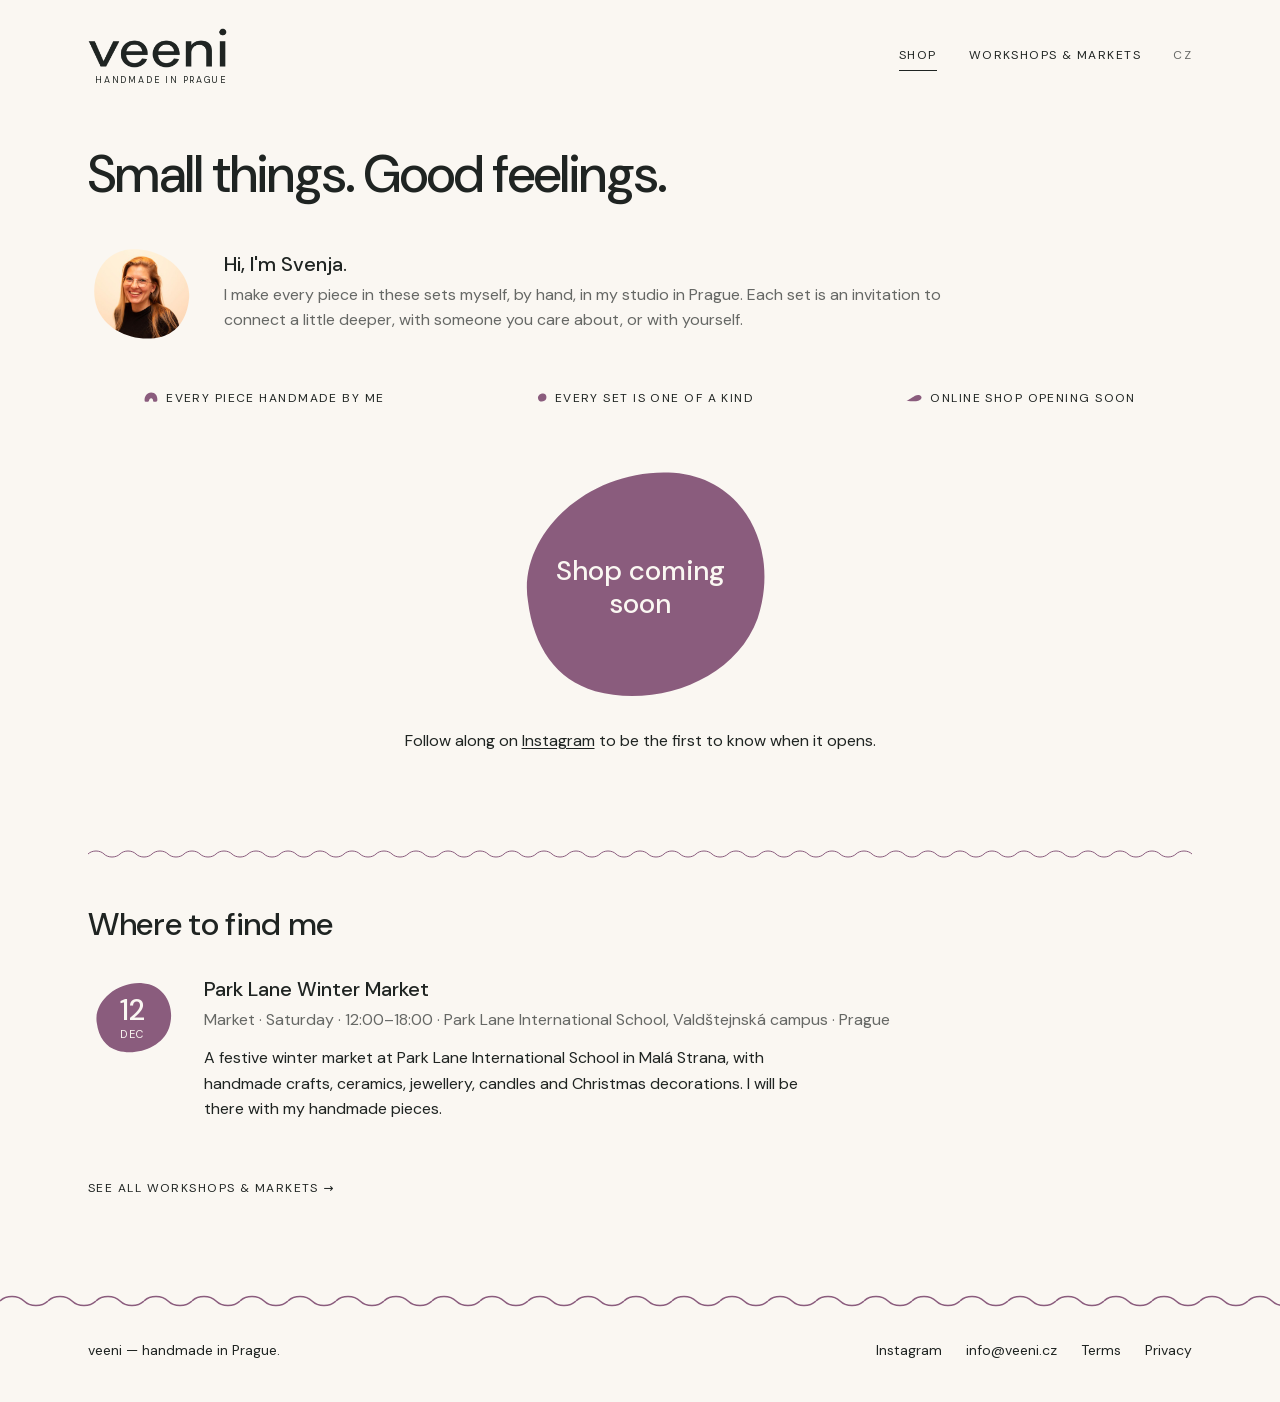
<file: index.html>
<!doctype html>
<html lang="en">
<head>
  <meta charset="utf-8">
  <meta name="viewport" content="width=device-width, initial-scale=1">
  <title>veeni · Handmade in Prague</title>
  <meta name="description" content="Handmade gift sets from Prague. Small things. Good feelings.">
  <meta property="og:type" content="website">
  <meta property="og:site_name" content="veeni">
  <meta property="og:title" content="veeni · Handmade in Prague">
  <meta property="og:description" content="Handmade gift sets from Prague. Small things. Good feelings.">
  <meta property="og:image" content="https://veeni.cz/images/share.jpg">
  <meta property="og:image:width" content="1200">
  <meta property="og:image:height" content="630">
  <meta name="twitter:card" content="summary_large_image">
  <link rel="icon" href="images/favicon-plum.svg?v=2" type="image/svg+xml">
  <link rel="stylesheet" href="assets/style.css?v=124">
</head>
<body data-page="shop" data-title="title.shop">
  <main class="wrap">
    <div class="page-head">
      <h1 data-t="home.title" data-split></h1>
    </div>
    <section class="hello">
      <img src="images/svenja.jpg" alt="Svenja" width="112" height="112">
      <div>
        <h2 data-t="home.helloTitle"></h2>
        <p data-t="home.hello"></p>
      </div>
    </section>
    <ul class="promises label">
      <li data-t="home.promise1"></li>
      <li data-t="home.promise2"></li>
      <li data-t="home.promise3" id="promise-shipping"></li>
    </ul>
    <div class="set-grid" id="set-grid"></div>

    <!-- Filled by shop.js with the next few workshops and markets; stays hidden when nothing is coming up. -->
    <section class="next-workshop" id="next-workshop" hidden>
      <h2 data-t="home.workshopTitle"></h2>
      <div class="events" id="next-workshop-event"></div>
      <p class="next-workshop-all"><a class="label" href="calendar.html"><span data-t="home.workshopAll"></span> →</a></p>
    </section>
  </main>

  <script src="assets/config.js?v=124"></script>
  <script src="assets/i18n.js?v=124"></script>
  <script src="assets/site.js?v=124"></script>
  <script src="assets/shop.js?v=124"></script>
</body>
</html>
</file>
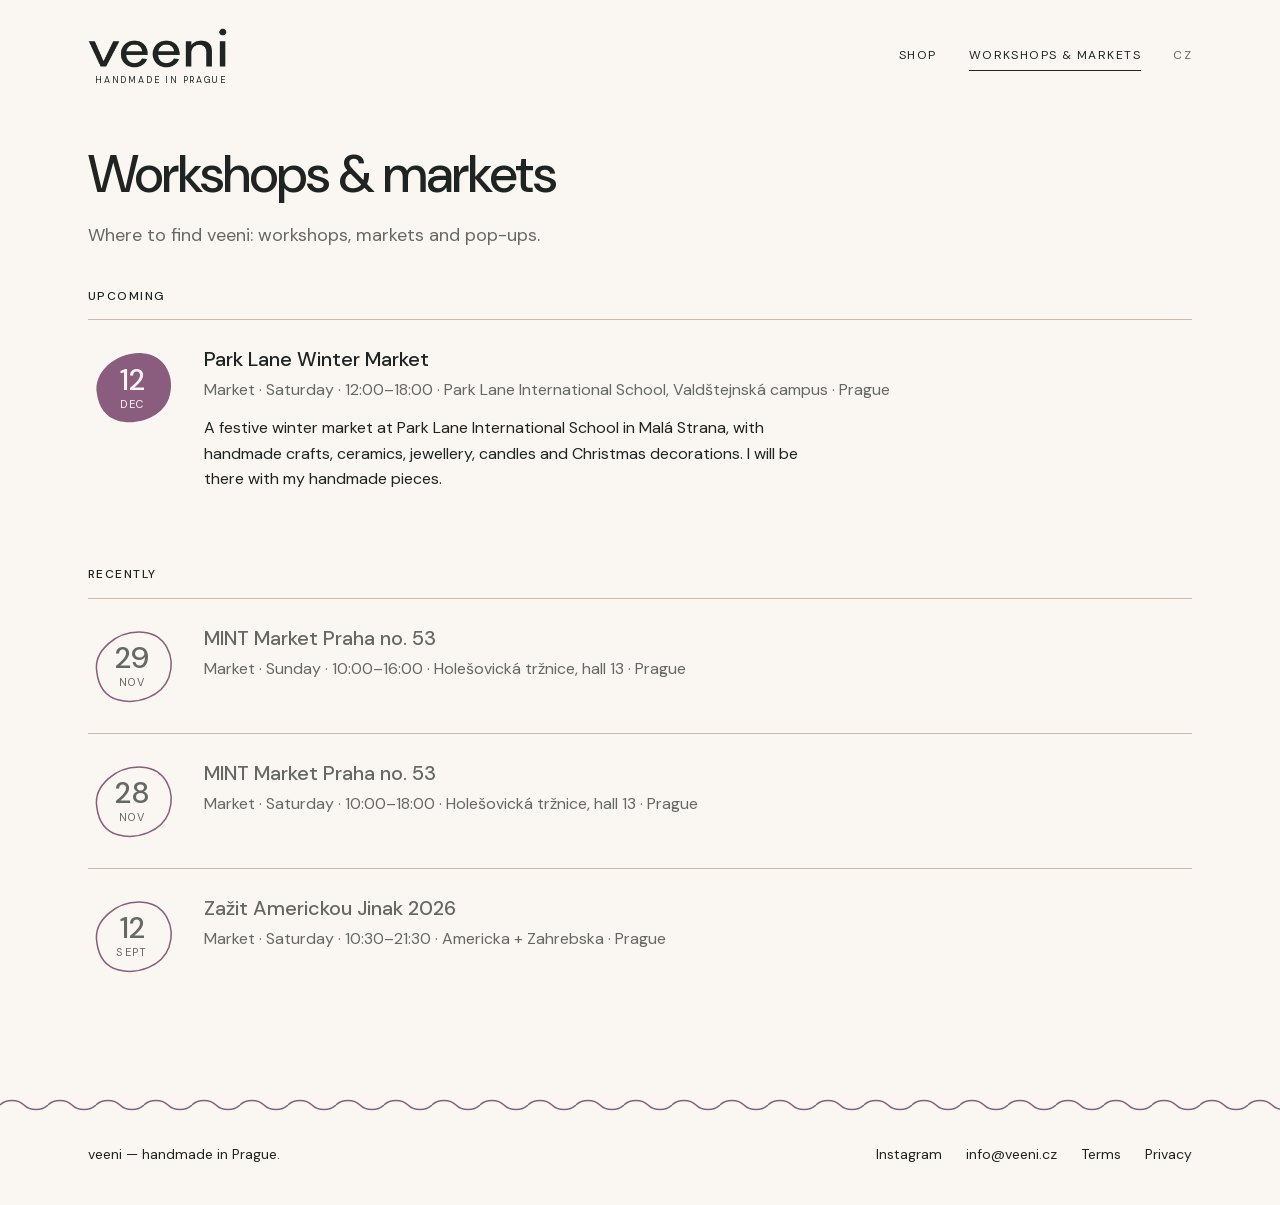
<file: calendar.html>
<!doctype html>
<html lang="en">
<head>
  <meta charset="utf-8">
  <meta name="viewport" content="width=device-width, initial-scale=1">
  <title>Calendar · veeni</title>
  <meta name="description" content="Handmade gift sets from Prague. Small things. Good feelings.">
  <meta property="og:type" content="website">
  <meta property="og:site_name" content="veeni">
  <meta property="og:title" content="veeni · Handmade in Prague">
  <meta property="og:description" content="Handmade gift sets from Prague. Small things. Good feelings.">
  <meta property="og:image" content="https://veeni.cz/images/share.jpg">
  <meta property="og:image:width" content="1200">
  <meta property="og:image:height" content="630">
  <meta name="twitter:card" content="summary_large_image">
  <link rel="icon" href="images/favicon-plum.svg?v=2" type="image/svg+xml">
  <link rel="stylesheet" href="assets/style.css?v=124">
</head>
<body data-page="calendar" data-title="title.calendar">
  <main class="wrap">
    <div class="page-head">
      <h1 data-t="calendar.title"></h1>
      <p class="muted" data-t="calendar.lead"></p>
    </div>
    <div class="events" id="events"></div>
  </main>

  <script src="assets/config.js?v=124"></script>
  <script src="assets/i18n.js?v=124"></script>
  <script src="assets/site.js?v=124"></script>
  <script src="assets/calendar.js?v=124"></script>
</body>
</html>
</file>
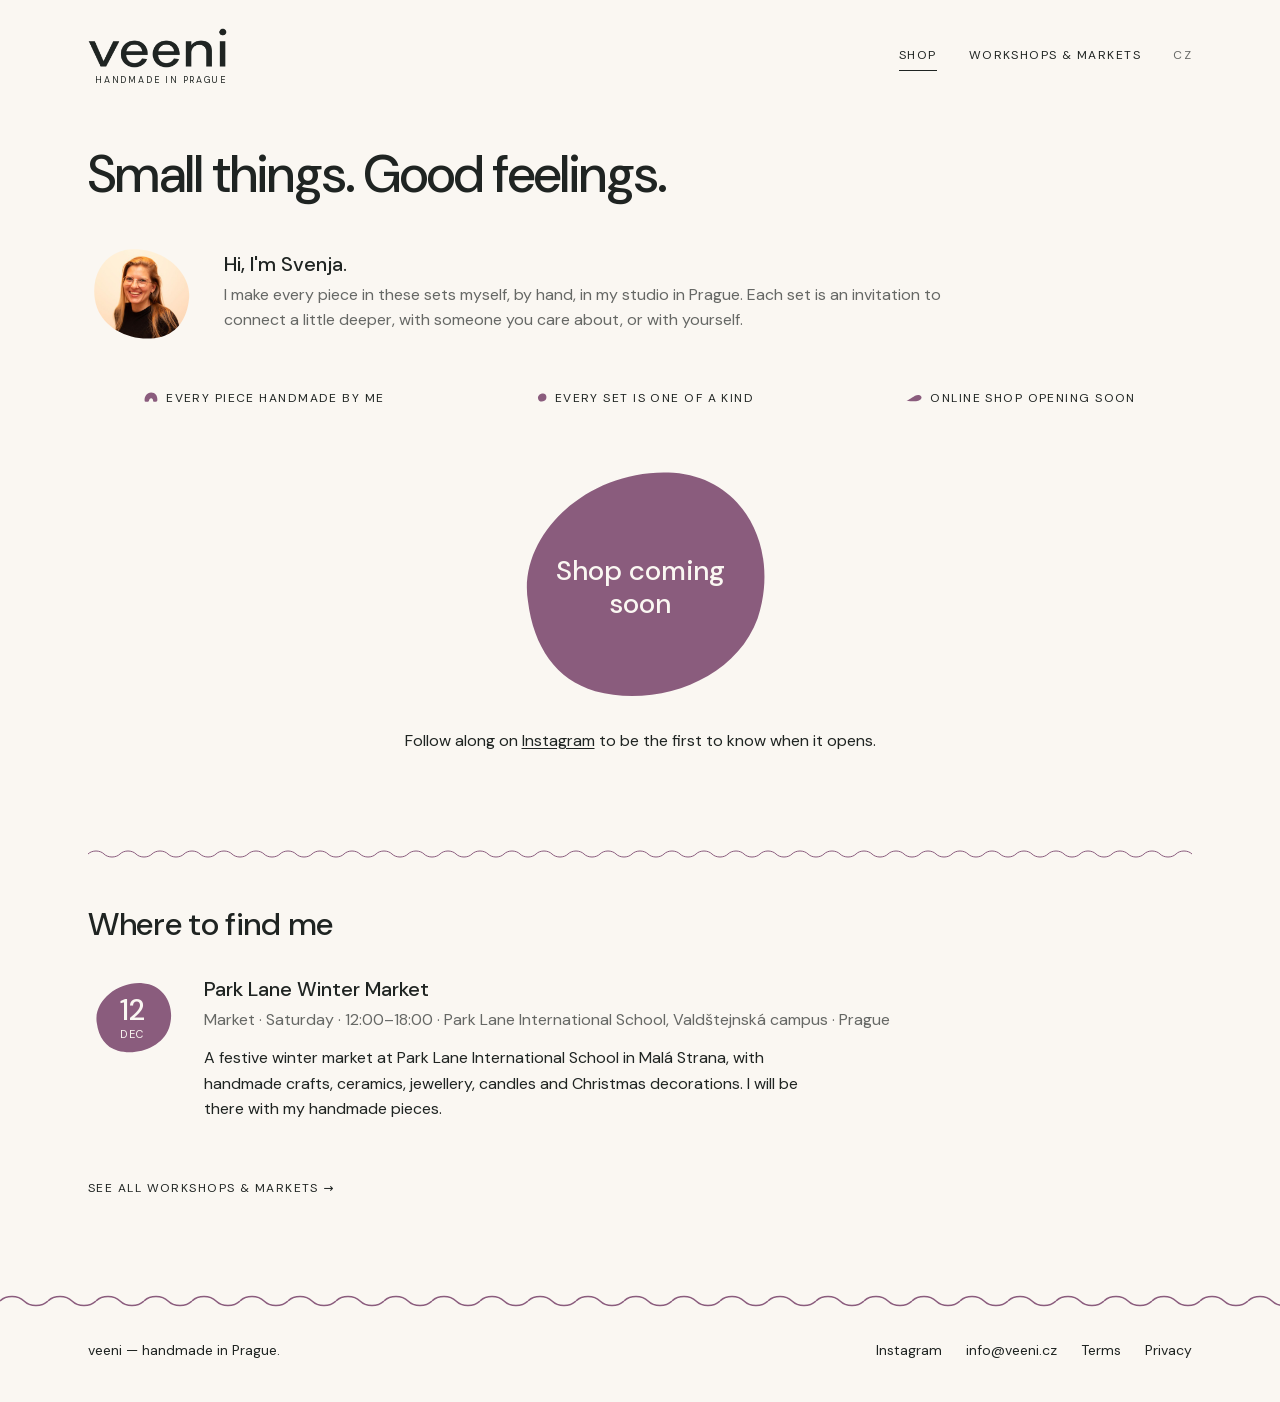
<file: checkout.html>
<!doctype html>
<html lang="en">
<head>
  <meta charset="utf-8">
  <meta name="viewport" content="width=device-width, initial-scale=1">
  <title>Checkout · veeni</title>
  <meta name="description" content="Handmade gift sets from Prague. Small things. Good feelings.">
  <meta property="og:type" content="website">
  <meta property="og:site_name" content="veeni">
  <meta property="og:title" content="veeni · Handmade in Prague">
  <meta property="og:description" content="Handmade gift sets from Prague. Small things. Good feelings.">
  <meta property="og:image" content="https://veeni.cz/images/share.jpg">
  <meta property="og:image:width" content="1200">
  <meta property="og:image:height" content="630">
  <meta name="twitter:card" content="summary_large_image">
  <link rel="icon" href="images/favicon-plum.svg?v=2" type="image/svg+xml">
  <link rel="stylesheet" href="assets/style.css?v=124">
</head>
<body data-page="checkout" data-title="title.checkout">
  <main class="wrap">
    <div class="page-head">
      <h1 data-t="checkout.title"></h1>
      <p class="muted" id="checkout-lead"></p>
    </div>
    <form class="checkout-layout" id="checkout-form" novalidate>
      <div>
        <h2 class="label" data-t="checkout.details"></h2>
        <div class="fields">
          <div class="field"><label class="label" for="firstName" data-t="checkout.firstName"></label><input id="firstName" name="firstName" autocomplete="given-name" required></div>
          <div class="field"><label class="label" for="lastName" data-t="checkout.lastName"></label><input id="lastName" name="lastName" autocomplete="family-name" required></div>
          <div class="field"><label class="label" for="email" data-t="checkout.email"></label><input id="email" name="email" type="email" autocomplete="email" required></div>
          <div class="field"><label class="label" for="phone" data-t="checkout.phone"></label><input id="phone" name="phone" type="tel" autocomplete="tel" required></div>
          <div class="field full delivery-field"><label class="label" for="street" data-t="checkout.street"></label><input id="street" name="street" autocomplete="street-address" required></div>
          <div class="field delivery-field"><label class="label" for="city" data-t="checkout.city"></label><input id="city" name="city" autocomplete="address-level2" required></div>
          <div class="field delivery-field"><label class="label" for="zip" data-t="checkout.zip"></label><input id="zip" name="zip" autocomplete="postal-code" inputmode="numeric" required></div>
        </div>
        <label class="check"><input type="checkbox" name="termsConsent" required><span id="terms-consent"></span></label>
        <label class="check"><input type="checkbox" name="privacyConsent" required><span id="privacy-consent"></span></label>
        <p class="form-error" id="checkout-error" role="alert"></p>
      </div>
      <aside class="summary">
        <h2 class="label" data-t="checkout.summary"></h2>
        <div id="checkout-lines"></div>
        <div id="checkout-totals"></div>
        <button type="submit" class="button block" id="checkout-submit" data-t="checkout.place"></button>
      </aside>
    </form>
  </main>

  <script src="assets/config.js?v=124"></script>
  <script src="assets/i18n.js?v=124"></script>
  <script src="assets/site.js?v=124"></script>
  <script src="assets/checkout.js?v=124"></script>
</body>
</html>
</file>
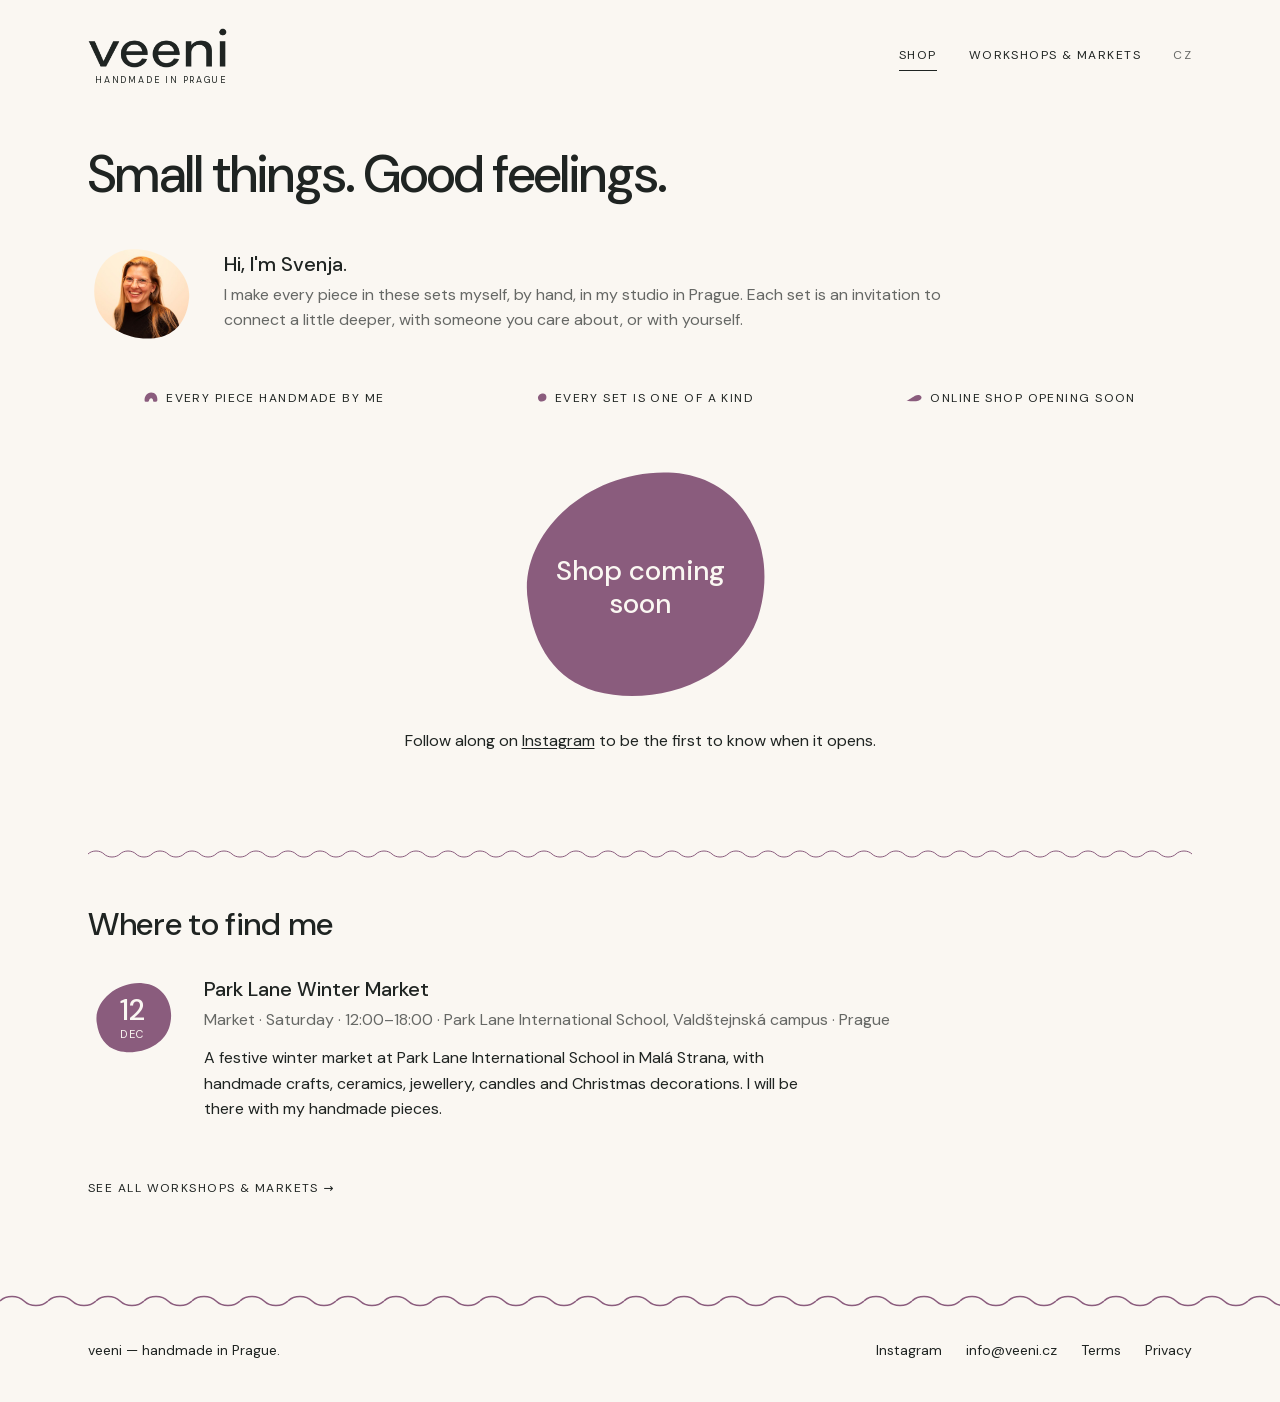
<file: payment.html>
<!doctype html>
<html lang="en">
<head>
  <meta charset="utf-8">
  <meta name="viewport" content="width=device-width, initial-scale=1">
  <title>Payment · veeni</title>
  <meta name="description" content="Handmade gift sets from Prague. Small things. Good feelings.">
  <meta property="og:type" content="website">
  <meta property="og:site_name" content="veeni">
  <meta property="og:title" content="veeni · Handmade in Prague">
  <meta property="og:description" content="Handmade gift sets from Prague. Small things. Good feelings.">
  <meta property="og:image" content="https://veeni.cz/images/share.jpg">
  <meta property="og:image:width" content="1200">
  <meta property="og:image:height" content="630">
  <meta name="twitter:card" content="summary_large_image">
  <link rel="icon" href="images/favicon-plum.svg?v=2" type="image/svg+xml">
  <link rel="stylesheet" href="assets/style.css?v=124">
</head>
<body data-page="checkout" data-title="title.payment">
  <main class="wrap">
    <div class="page-head payment-head">
      <h1 data-t="payment.title"></h1>
      <p class="muted" id="payment-lead" data-t="payment.lead"></p>
    </div>
    <div class="payment-layout" id="payment"></div>
    <section class="next-steps" id="next-steps" hidden>
      <h2 class="label" data-t="payment.nextTitle"></h2>
      <ol id="next-steps-list"></ol>
    </section>
  </main>

  <script src="assets/config.js?v=124"></script>
  <script src="assets/i18n.js?v=124"></script>
  <script src="assets/site.js?v=124"></script>
  <script src="assets/checkout.js?v=124"></script>
</body>
</html>
</file>
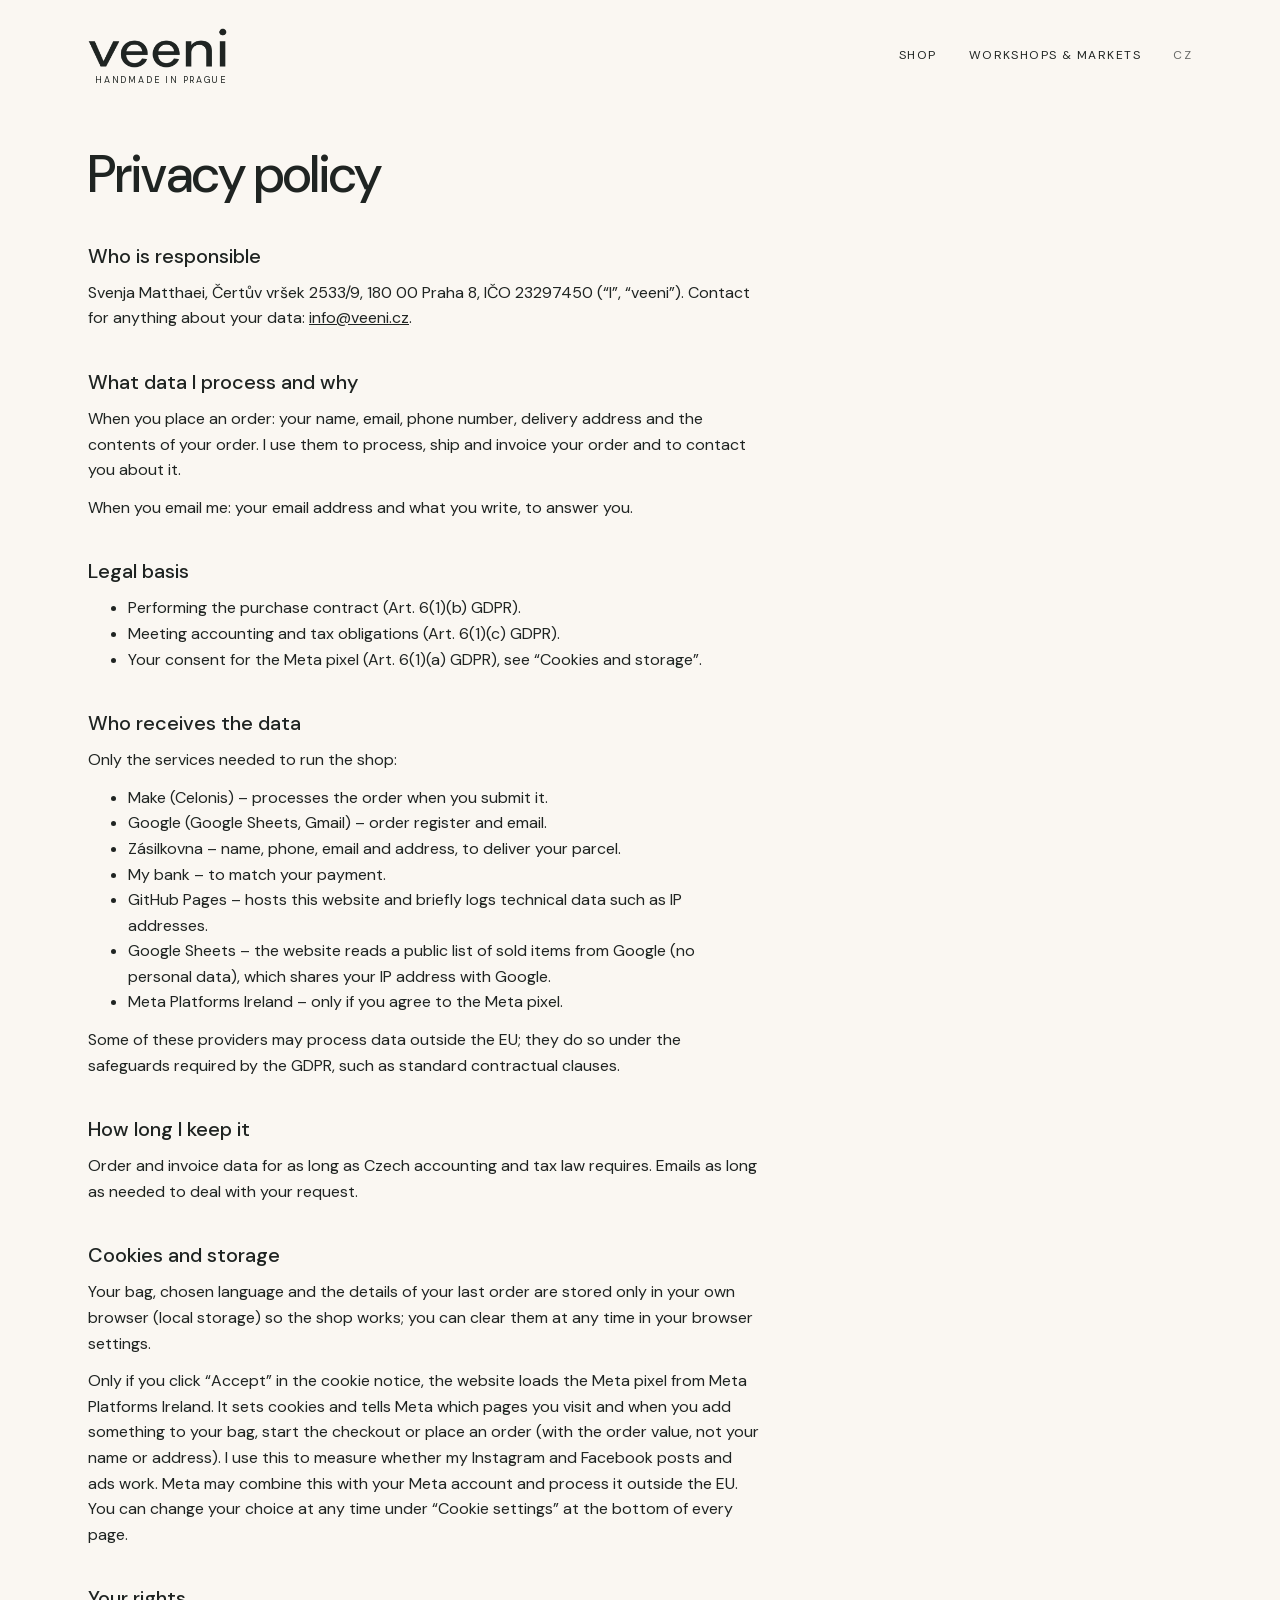
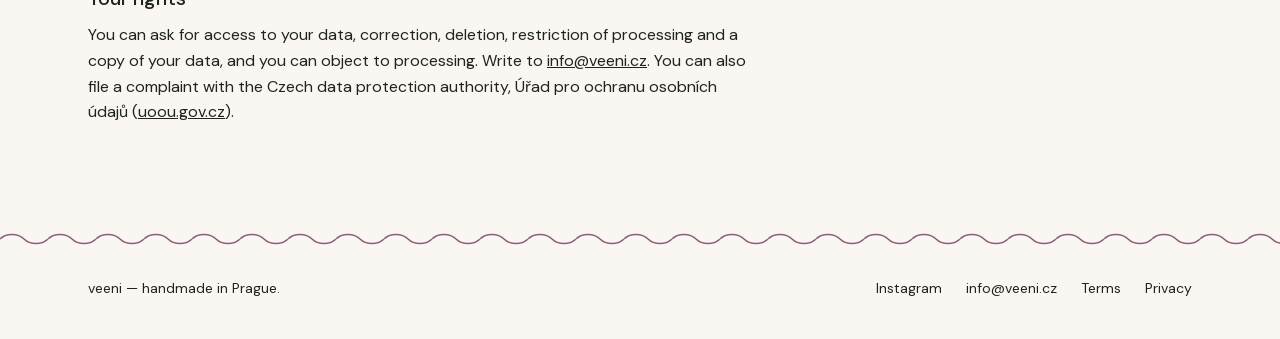
<file: privacy.html>
<!doctype html>
<html lang="en">
<head>
  <meta charset="utf-8">
  <meta name="viewport" content="width=device-width, initial-scale=1">
  <title>Privacy policy · veeni</title>
  <meta name="description" content="Handmade gift sets from Prague. Small things. Good feelings.">
  <meta property="og:type" content="website">
  <meta property="og:site_name" content="veeni">
  <meta property="og:title" content="veeni · Handmade in Prague">
  <meta property="og:description" content="Handmade gift sets from Prague. Small things. Good feelings.">
  <meta property="og:image" content="https://veeni.cz/images/share.jpg">
  <meta property="og:image:width" content="1200">
  <meta property="og:image:height" content="630">
  <meta name="twitter:card" content="summary_large_image">
  <link rel="icon" href="images/favicon-plum.svg?v=2" type="image/svg+xml">
  <link rel="stylesheet" href="assets/style.css?v=124">
</head>
<body data-page="privacy" data-title="title.privacy">
  <main class="wrap">
    <div class="page-head">
      <h1 data-t="privacy.title"></h1>
    </div>


    <article class="legal" data-lang="en">
      <h2>Who is responsible</h2>
      <p>Svenja Matthaei, Čertův vršek 2533/9, 180 00 Praha 8, IČO 23297450 (“I”, “veeni”). Contact for anything about your data: <a href="mailto:info@veeni.cz">info@veeni.cz</a>.</p>

      <h2>What data I process and why</h2>
      <p>When you place an order: your name, email, phone number, delivery address and the contents of your order. I use them to process, ship and invoice your order and to contact you about it.</p>
      <p>When you email me: your email address and what you write, to answer you.</p>

      <h2>Legal basis</h2>
      <ul>
        <li>Performing the purchase contract (Art. 6(1)(b) GDPR).</li>
        <li>Meeting accounting and tax obligations (Art. 6(1)(c) GDPR).</li>
        <li>Your consent for the Meta pixel (Art. 6(1)(a) GDPR), see “Cookies and storage”.</li>
      </ul>

      <h2>Who receives the data</h2>
      <p>Only the services needed to run the shop:</p>
      <ul>
        <li>Make (Celonis) – processes the order when you submit it.</li>
        <li>Google (Google Sheets, Gmail) – order register and email.</li>
        <li>Zásilkovna – name, phone, email and address, to deliver your parcel.</li>
        <li>My bank – to match your payment.</li>
        <li>GitHub Pages – hosts this website and briefly logs technical data such as IP addresses.</li>
        <li>Google Sheets – the website reads a public list of sold items from Google (no personal data), which shares your IP address with Google.</li>
        <li>Meta Platforms Ireland – only if you agree to the Meta pixel.</li>
      </ul>
      <p>Some of these providers may process data outside the EU; they do so under the safeguards required by the GDPR, such as standard contractual clauses.</p>

      <h2>How long I keep it</h2>
      <p>Order and invoice data for as long as Czech accounting and tax law requires. Emails as long as needed to deal with your request.</p>

      <h2>Cookies and storage</h2>
      <p>Your bag, chosen language and the details of your last order are stored only in your own browser (local storage) so the shop works; you can clear them at any time in your browser settings.</p>
      <p>Only if you click “Accept” in the cookie notice, the website loads the Meta pixel from Meta Platforms Ireland. It sets cookies and tells Meta which pages you visit and when you add something to your bag, start the checkout or place an order (with the order value, not your name or address). I use this to measure whether my Instagram and Facebook posts and ads work. Meta may combine this with your Meta account and process it outside the EU. You can change your choice at any time under “Cookie settings” at the bottom of every page.</p>

      <h2>Your rights</h2>
      <p>You can ask for access to your data, correction, deletion, restriction of processing and a copy of your data, and you can object to processing. Write to <a href="mailto:info@veeni.cz">info@veeni.cz</a>. You can also file a complaint with the Czech data protection authority, Úřad pro ochranu osobních údajů (<a href="https://uoou.gov.cz" rel="noopener">uoou.gov.cz</a>).</p>
    </article>

    <article class="legal" data-lang="cs" hidden>
      <h2>Kdo za data odpovídá</h2>
      <p>Svenja Matthaei, Čertův vršek 2533/9, 180 00 Praha 8, IČO 23297450 („já“, „veeni“). Kontakt ve věci osobních údajů: <a href="mailto:info@veeni.cz">info@veeni.cz</a>.</p>

      <h2>Jaké údaje zpracovávám a proč</h2>
      <p>Při objednávce: jméno, e-mail, telefon, doručovací adresu a obsah objednávky. Používám je k vyřízení, odeslání a vyúčtování objednávky a ke komunikaci o ní.</p>
      <p>Když mi napíšete e-mail: vaši e-mailovou adresu a obsah zprávy, abych mohla odpovědět.</p>

      <h2>Právní základ</h2>
      <ul>
        <li>Plnění kupní smlouvy (čl. 6 odst. 1 písm. b) GDPR).</li>
        <li>Plnění účetních a daňových povinností (čl. 6 odst. 1 písm. c) GDPR).</li>
        <li>Váš souhlas s Meta pixelem (čl. 6 odst. 1 písm. a) GDPR), viz „Cookies a úložiště“.</li>
      </ul>

      <h2>Komu údaje předávám</h2>
      <p>Pouze službám, které provoz obchodu vyžaduje:</p>
      <ul>
        <li>Make (Celonis) – zpracuje objednávku při jejím odeslání.</li>
        <li>Google (Google Sheets, Gmail) – evidence objednávek a e-mail.</li>
        <li>Zásilkovna – jméno, telefon, e-mail a adresa pro doručení zásilky.</li>
        <li>Moje banka – ke spárování platby.</li>
        <li>GitHub Pages – hostuje tento web a krátkodobě zaznamenává technické údaje, např. IP adresy.</li>
        <li>Google Sheets – web načítá z Googlu veřejný seznam prodaných kousků (bez osobních údajů), přičemž se Googlu předává vaše IP adresa.</li>
        <li>Meta Platforms Ireland – pouze pokud souhlasíte s Meta pixelem.</li>
      </ul>
      <p>Někteří z těchto poskytovatelů mohou údaje zpracovávat mimo EU, a to se zárukami, které GDPR vyžaduje, např. se standardními smluvními doložkami.</p>

      <h2>Jak dlouho údaje uchovávám</h2>
      <p>Údaje z objednávek a faktur po dobu, kterou vyžadují české účetní a daňové předpisy. E-maily po dobu nutnou k vyřízení vašeho dotazu.</p>

      <h2>Cookies a úložiště</h2>
      <p>Obsah košíku, zvolený jazyk a údaje o poslední objednávce se ukládají pouze ve vašem prohlížeči (local storage), aby obchod fungoval; kdykoli je můžete smazat v nastavení prohlížeče.</p>
      <p>Pouze pokud v oznámení o cookies kliknete na „Souhlasím“, web načte Meta pixel od společnosti Meta Platforms Ireland. Ten ukládá cookies a sděluje Metě, které stránky navštívíte a kdy přidáte něco do košíku, zahájíte objednávku nebo ji odešlete (s hodnotou objednávky, bez jména a adresy). Používám to k tomu, abych zjistila, zda fungují moje příspěvky a reklamy na Instagramu a Facebooku. Meta může tyto údaje propojit s vaším účtem a zpracovávat je mimo EU. Svou volbu můžete kdykoli změnit v „Nastavení cookies“ dole na každé stránce.</p>

      <h2>Vaše práva</h2>
      <p>Máte právo na přístup ke svým údajům, jejich opravu, výmaz, omezení zpracování a přenositelnost a právo vznést námitku. Napište na <a href="mailto:info@veeni.cz">info@veeni.cz</a>. Stížnost můžete podat také u Úřadu pro ochranu osobních údajů (<a href="https://uoou.gov.cz" rel="noopener">uoou.gov.cz</a>).</p>
    </article>
  </main>

  <script src="assets/config.js?v=124"></script>
  <script src="assets/i18n.js?v=124"></script>
  <script src="assets/site.js?v=124"></script>
</body>
</html>
</file>
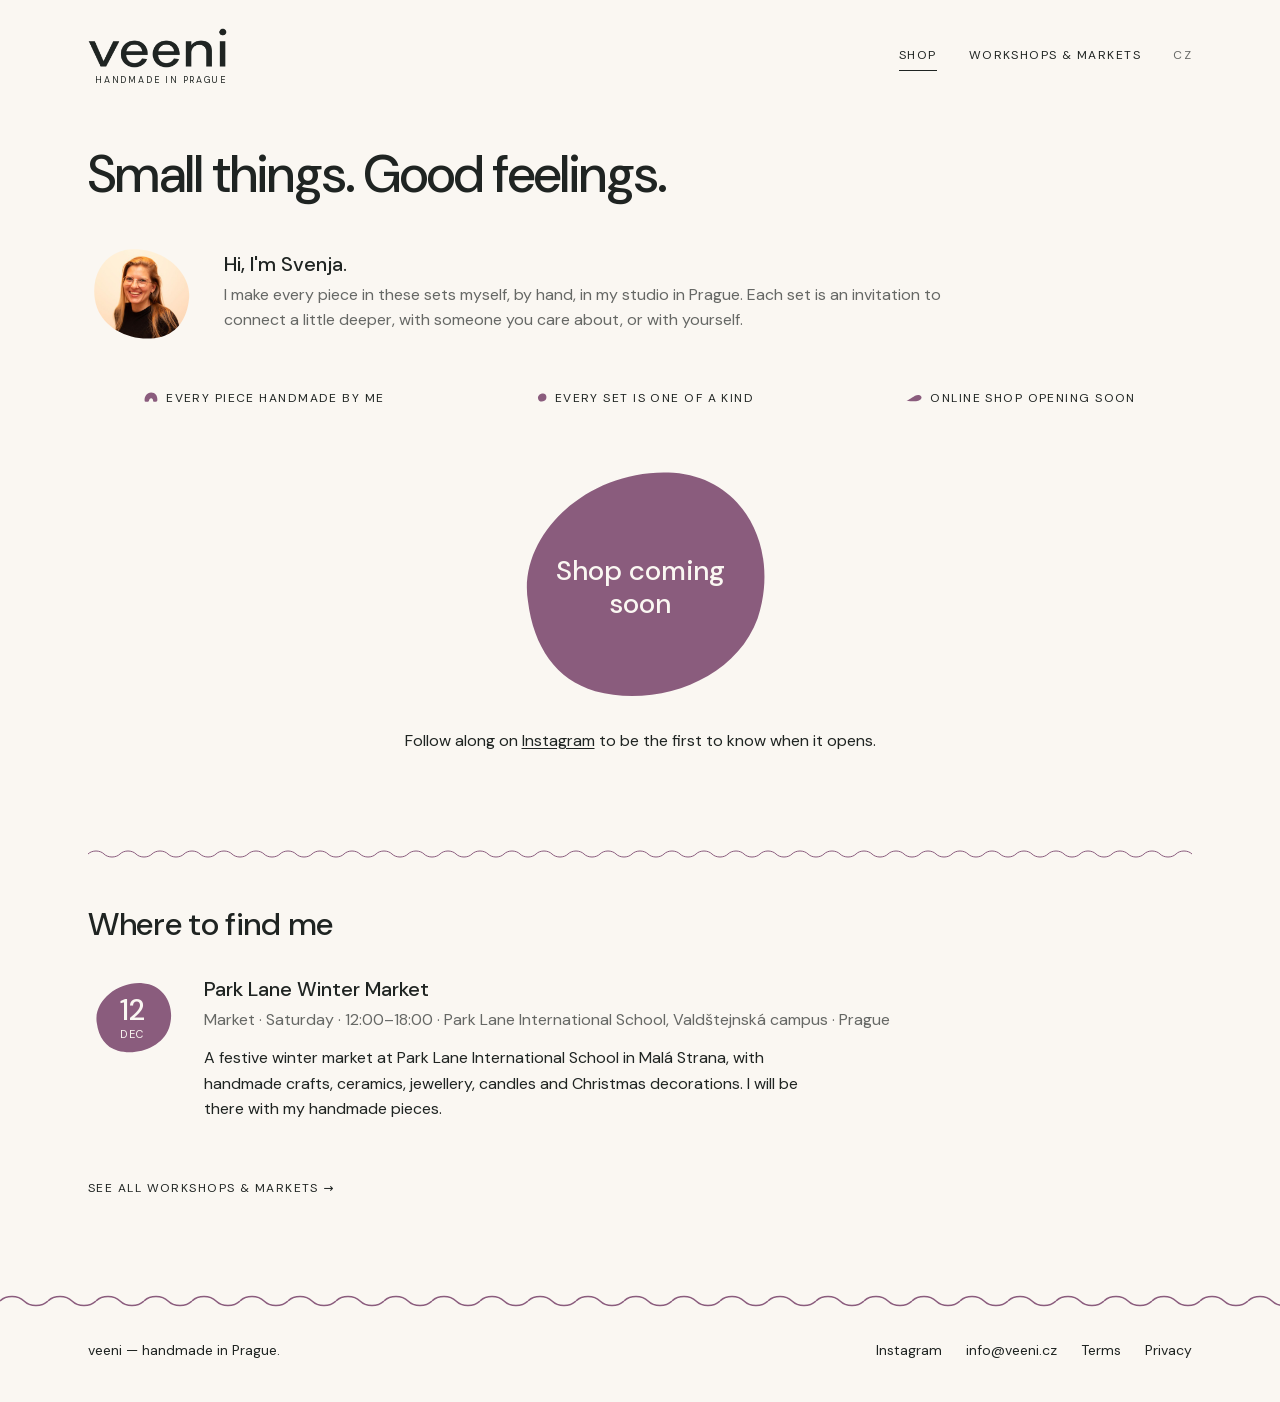
<file: set.html>
<!doctype html>
<html lang="en">
<head>
  <meta charset="utf-8">
  <meta name="viewport" content="width=device-width, initial-scale=1">
  <title>Gift set · veeni</title>
  <meta name="description" content="Handmade gift sets from Prague. Small things. Good feelings.">
  <meta property="og:type" content="website">
  <meta property="og:site_name" content="veeni">
  <meta property="og:title" content="veeni · Handmade in Prague">
  <meta property="og:description" content="Handmade gift sets from Prague. Small things. Good feelings.">
  <meta property="og:image" content="https://veeni.cz/images/share.jpg">
  <meta property="og:image:width" content="1200">
  <meta property="og:image:height" content="630">
  <meta name="twitter:card" content="summary_large_image">
  <link rel="icon" href="images/favicon-plum.svg?v=2" type="image/svg+xml">
  <link rel="stylesheet" href="assets/style.css?v=124">
</head>
<body data-page="shop" data-title="title.set">
  <main class="wrap">
    <div id="set">
      <a class="set-back label" href="index.html">← <span data-t="set.back"></span></a>
      <div class="set-layout">
        <div class="set-photos" id="set-photos"><div class="photo set-photo-main" id="set-photo-main"></div></div>
        <div class="set-info" id="set-info"></div>
      </div>
    </div>
    <script>
      // Show the photo clicked on the shop page straight away, so it can glide into this spot.
      try {
        var hero = JSON.parse(sessionStorage.getItem("veeni-hero") || "null");
        if (hero && hero.src && hero.id === new URLSearchParams(location.search).get("id")) {
          var heroImg = document.createElement("img");
          heroImg.src = hero.src;
          heroImg.alt = "";
          document.getElementById("set-photo-main").appendChild(heroImg);
        }
      } catch (e) {}
    </script>
  </main>

  <script src="assets/config.js?v=124"></script>
  <script src="assets/i18n.js?v=124"></script>
  <script src="assets/site.js?v=124"></script>
  <script src="assets/shop.js?v=124"></script>
</body>
</html>
</file>
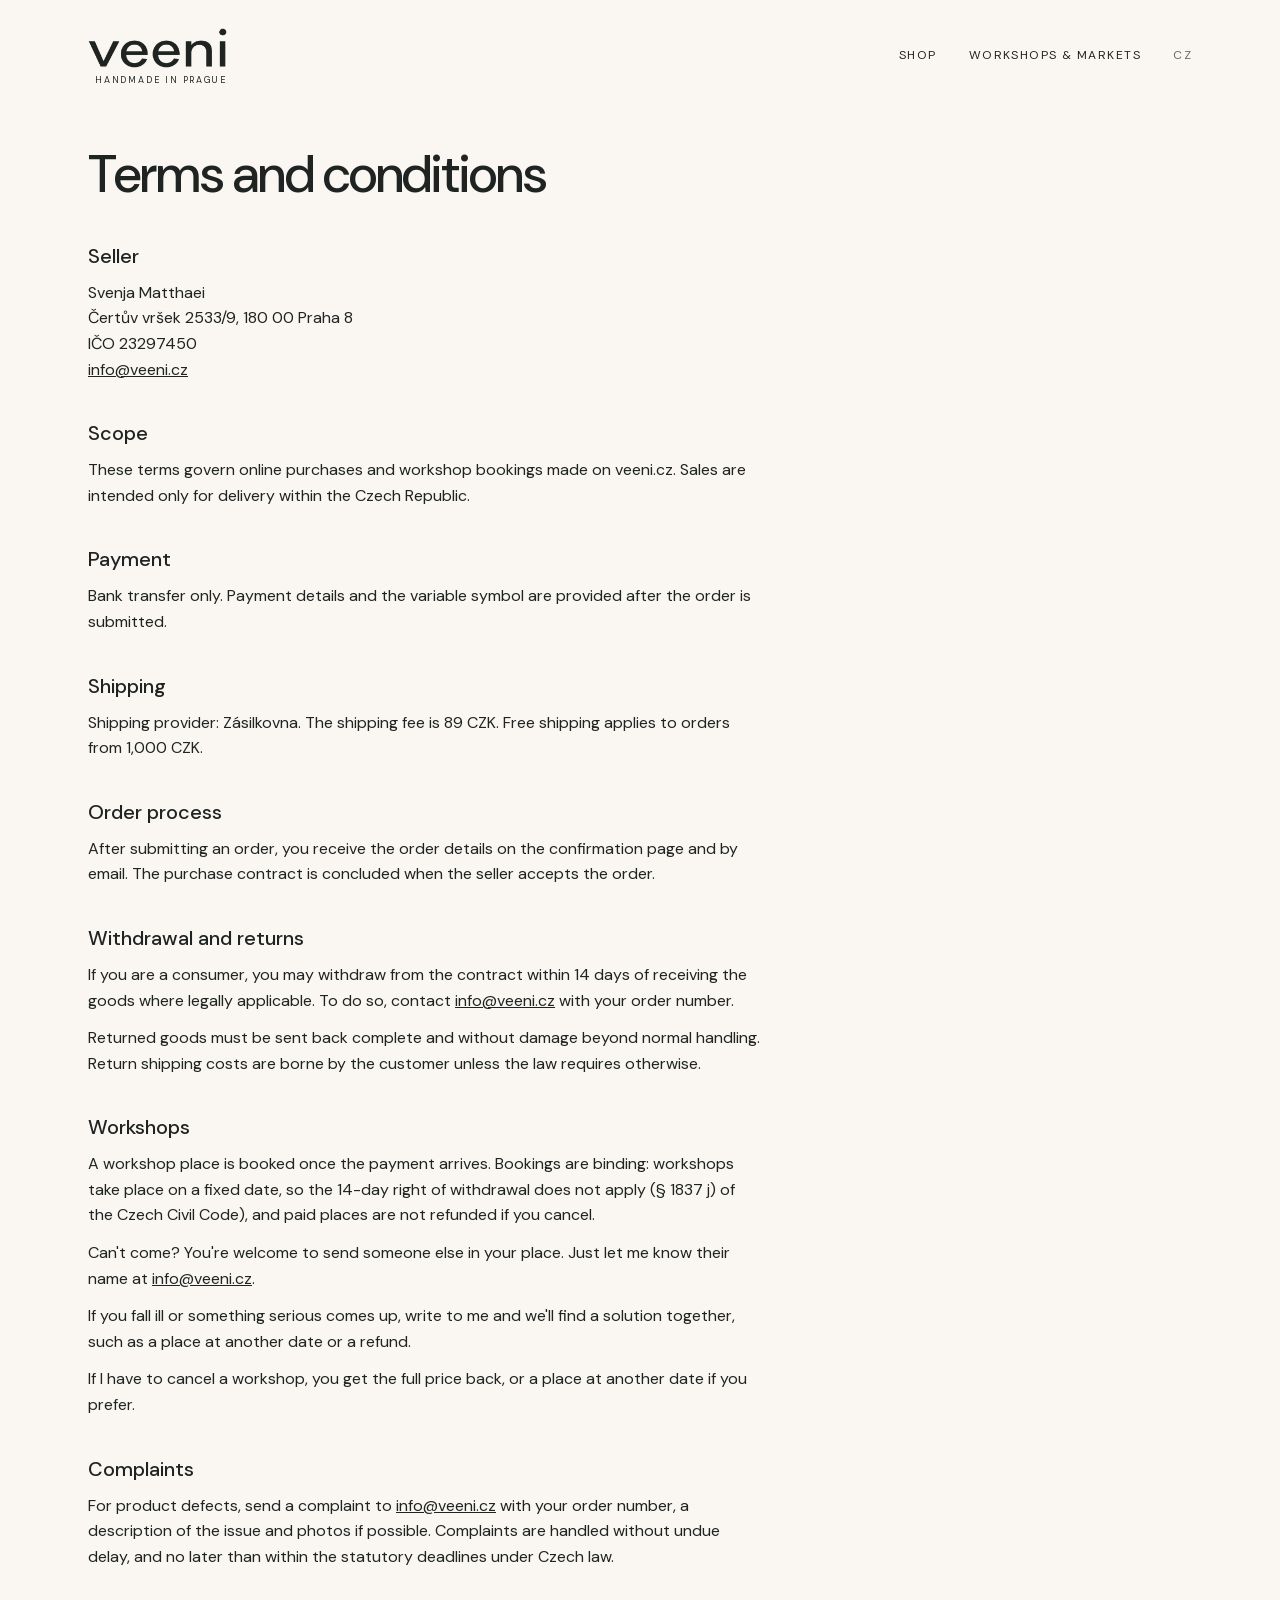
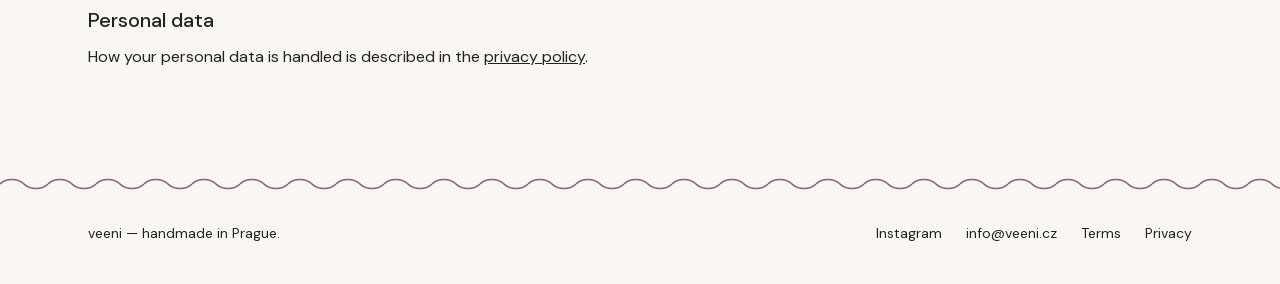
<file: terms.html>
<!doctype html>
<html lang="en">
<head>
  <meta charset="utf-8">
  <meta name="viewport" content="width=device-width, initial-scale=1">
  <title>Terms and conditions · veeni</title>
  <meta name="description" content="Handmade gift sets from Prague. Small things. Good feelings.">
  <meta property="og:type" content="website">
  <meta property="og:site_name" content="veeni">
  <meta property="og:title" content="veeni · Handmade in Prague">
  <meta property="og:description" content="Handmade gift sets from Prague. Small things. Good feelings.">
  <meta property="og:image" content="https://veeni.cz/images/share.jpg">
  <meta property="og:image:width" content="1200">
  <meta property="og:image:height" content="630">
  <meta name="twitter:card" content="summary_large_image">
  <link rel="icon" href="images/favicon-plum.svg?v=2" type="image/svg+xml">
  <link rel="stylesheet" href="assets/style.css?v=124">
</head>
<body data-page="terms" data-title="title.terms">
  <main class="wrap">
    <div class="page-head">
      <h1 data-t="terms.title"></h1>
    </div>

    <article class="legal" data-lang="en">
      <h2>Seller</h2>
      <p>Svenja Matthaei<br>Čertův vršek 2533/9, 180 00 Praha 8<br>IČO 23297450<br><a href="mailto:info@veeni.cz">info@veeni.cz</a></p>

      <h2>Scope</h2>
      <p>These terms govern online purchases and workshop bookings made on veeni.cz. Sales are intended only for delivery within the Czech Republic.</p>

      <h2>Payment</h2>
      <p>Bank transfer only. Payment details and the variable symbol are provided after the order is submitted.</p>

      <h2>Shipping</h2>
      <p>Shipping provider: Zásilkovna. The shipping fee is 89 CZK. Free shipping applies to orders from 1,000 CZK.</p>

      <h2>Order process</h2>
      <p>After submitting an order, you receive the order details on the confirmation page and by email. The purchase contract is concluded when the seller accepts the order.</p>

      <h2>Withdrawal and returns</h2>
      <p>If you are a consumer, you may withdraw from the contract within 14 days of receiving the goods where legally applicable. To do so, contact <a href="mailto:info@veeni.cz">info@veeni.cz</a> with your order number.</p>
      <p>Returned goods must be sent back complete and without damage beyond normal handling. Return shipping costs are borne by the customer unless the law requires otherwise.</p>

      <h2>Workshops</h2>
      <p>A workshop place is booked once the payment arrives. Bookings are binding: workshops take place on a fixed date, so the 14-day right of withdrawal does not apply (§ 1837 j) of the Czech Civil Code), and paid places are not refunded if you cancel.</p>
      <p>Can't come? You're welcome to send someone else in your place. Just let me know their name at <a href="mailto:info@veeni.cz">info@veeni.cz</a>.</p>
      <p>If you fall ill or something serious comes up, write to me and we'll find a solution together, such as a place at another date or a refund.</p>
      <p>If I have to cancel a workshop, you get the full price back, or a place at another date if you prefer.</p>

      <h2>Complaints</h2>
      <p>For product defects, send a complaint to <a href="mailto:info@veeni.cz">info@veeni.cz</a> with your order number, a description of the issue and photos if possible. Complaints are handled without undue delay, and no later than within the statutory deadlines under Czech law.</p>

      <h2>Personal data</h2>
      <p>How your personal data is handled is described in the <a href="privacy.html">privacy policy</a>.</p>
    </article>

    <article class="legal" data-lang="cs" hidden>
      <h2>Prodávající</h2>
      <p>Svenja Matthaei<br>Čertův vršek 2533/9, 180 00 Praha 8<br>IČO 23297450<br><a href="mailto:info@veeni.cz">info@veeni.cz</a></p>

      <h2>Rozsah</h2>
      <p>Tyto podmínky upravují nákupy a rezervace workshopů na veeni.cz. Zboží doručujeme pouze v rámci České republiky.</p>

      <h2>Platba</h2>
      <p>Pouze bankovním převodem. Platební údaje a variabilní symbol obdržíte po odeslání objednávky.</p>

      <h2>Doprava</h2>
      <p>Dopravce: Zásilkovna. Doprava stojí 89 Kč. Při objednávce od 1 000 Kč je doprava zdarma.</p>

      <h2>Průběh objednávky</h2>
      <p>Po odeslání objednávky obdržíte její shrnutí na potvrzovací stránce a e-mailem. Kupní smlouva je uzavřena přijetím objednávky prodávajícím.</p>

      <h2>Odstoupení a vrácení</h2>
      <p>Jste-li spotřebitel, můžete od smlouvy odstoupit do 14 dnů od převzetí zboží, pokud to zákon umožňuje. Stačí napsat na <a href="mailto:info@veeni.cz">info@veeni.cz</a> a uvést číslo objednávky.</p>
      <p>Vrácené zboží musí být kompletní a nepoškozené nad rámec běžného zacházení. Náklady na vrácení nese zákazník, pokud zákon nestanoví jinak.</p>

      <h2>Workshopy</h2>
      <p>Místo na workshopu je rezervované, jakmile dorazí platba. Rezervace je závazná: workshopy se konají v určený den, proto se na ně nevztahuje právo odstoupit od smlouvy do 14 dnů (§ 1837 písm. j) občanského zákoníku) a zaplacená místa při zrušení z vaší strany nevracím.</p>
      <p>Nemůžete přijít? Klidně za sebe pošlete někoho jiného. Stačí mi napsat jeho jméno na <a href="mailto:info@veeni.cz">info@veeni.cz</a>.</p>
      <p>Pokud onemocníte nebo se stane něco vážného, napište mi a společně najdeme řešení, třeba místo v jiném termínu nebo vrácení peněz.</p>
      <p>Pokud workshop musím zrušit já, vrátím vám celou částku, nebo vám nabídnu místo v jiném termínu, pokud mu dáte přednost.</p>

      <h2>Reklamace</h2>
      <p>Vadu zboží reklamujte na <a href="mailto:info@veeni.cz">info@veeni.cz</a> s číslem objednávky, popisem vady a ideálně fotkami. Reklamace vyřizuji bez zbytečného odkladu, nejpozději ve lhůtách stanovených českým právem.</p>

      <h2>Osobní údaje</h2>
      <p>Jak nakládám s osobními údaji, popisují <a href="privacy.html">zásady ochrany osobních údajů</a>.</p>
    </article>
  </main>

  <script src="assets/config.js?v=124"></script>
  <script src="assets/i18n.js?v=124"></script>
  <script src="assets/site.js?v=124"></script>
</body>
</html>
</file>
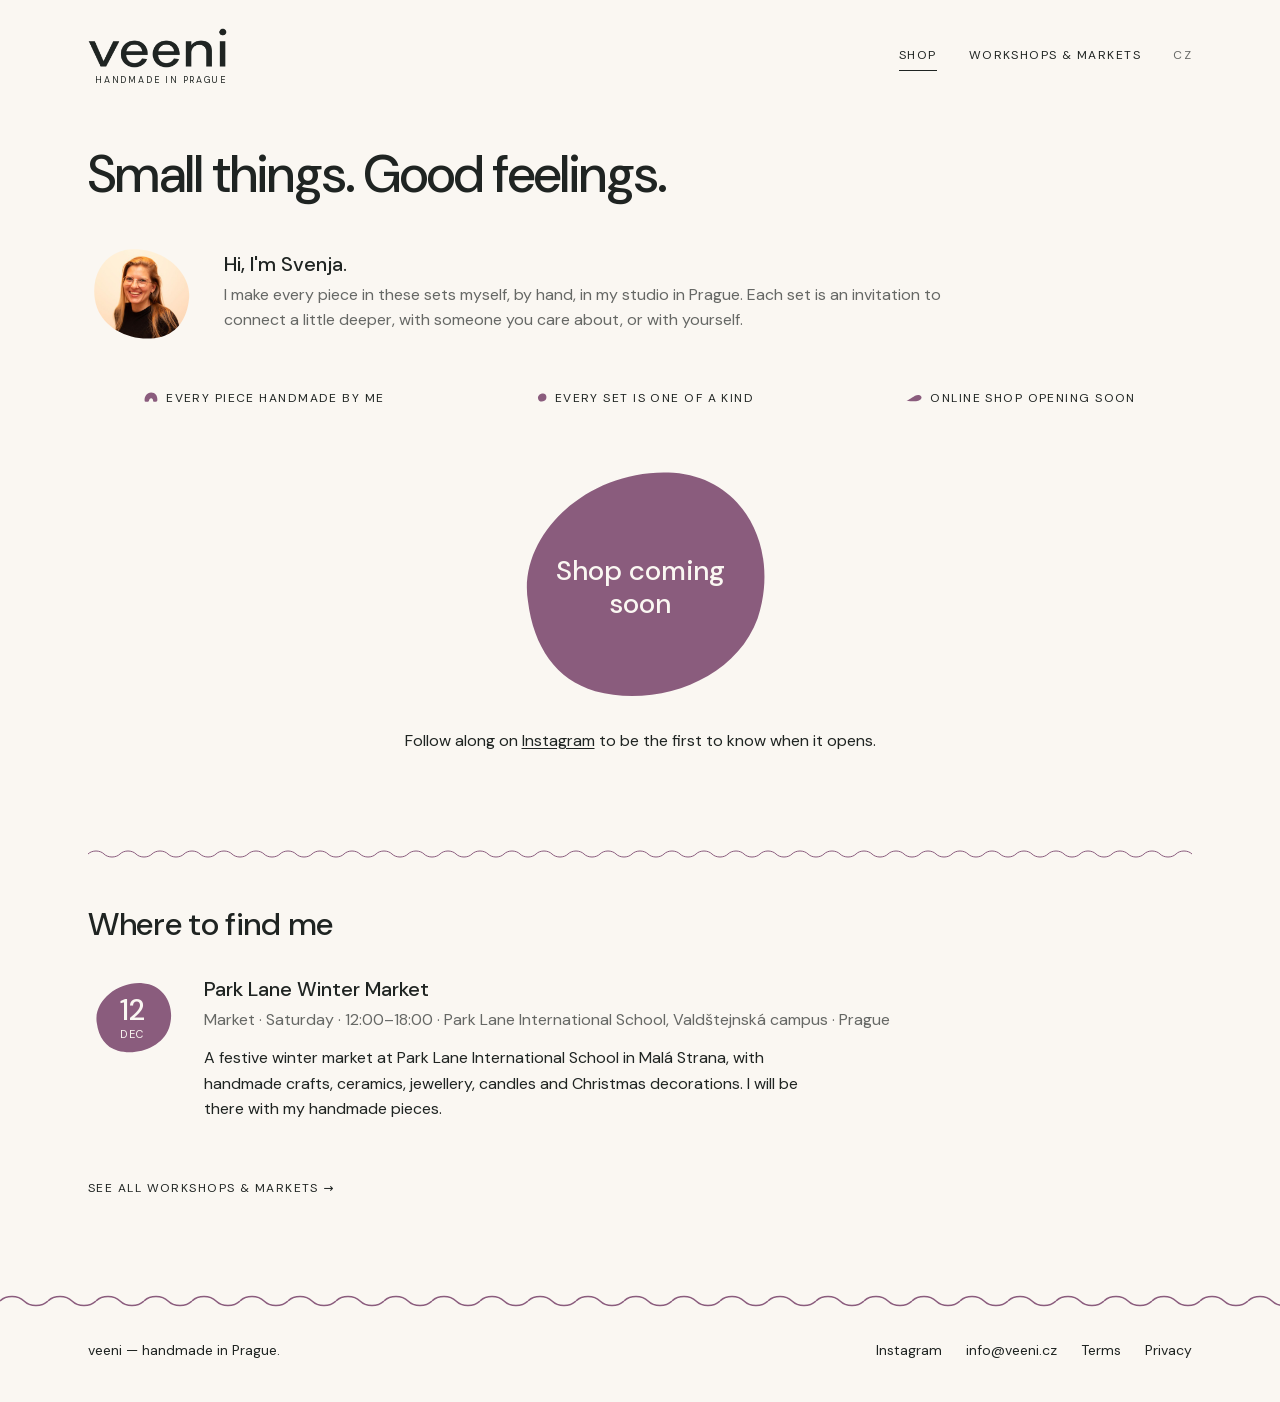
<file: thank-you.html>
<!doctype html>
<html lang="en">
<head>
  <meta charset="utf-8">
  <meta name="viewport" content="width=device-width, initial-scale=1">
  <title>Thank you · veeni</title>
  <meta name="description" content="Handmade gift sets from Prague. Small things. Good feelings.">
  <meta property="og:type" content="website">
  <meta property="og:site_name" content="veeni">
  <meta property="og:title" content="veeni · Handmade in Prague">
  <meta property="og:description" content="Handmade gift sets from Prague. Small things. Good feelings.">
  <meta property="og:image" content="https://veeni.cz/images/share.jpg">
  <meta property="og:image:width" content="1200">
  <meta property="og:image:height" content="630">
  <meta name="twitter:card" content="summary_large_image">
  <link rel="icon" href="images/favicon-plum.svg?v=2" type="image/svg+xml">
  <link rel="stylesheet" href="assets/style.css?v=124">
</head>
<body data-page="checkout" data-title="title.thanks">
  <main class="wrap">
    <section class="thanks">
      <div class="thanks-shapes" aria-hidden="true"><span class="shape-arch"></span></div>
      <h1 data-t="thanks.title"></h1>
      <p class="thanks-lead" id="thanks-lead"></p>
      <p class="thanks-order label" id="thanks-order"></p>

      <div class="thanks-note">
        <img src="images/svenja.jpg" alt="Svenja" width="96" height="96">
        <p id="thanks-note"></p>
        <p class="thanks-sign">Svenja</p>
      </div>

      <div class="thanks-stay">
        <h2 class="label" data-t="thanks.stayTitle"></h2>
        <div class="thanks-links">
          <a class="button secondary" id="thanks-instagram" rel="noopener"></a>
          <a class="button secondary" href="calendar.html" data-t="thanks.calendar"></a>
        </div>
        <p><a href="index.html" data-t="thanks.back"></a></p>
      </div>
    </section>
  </main>

  <script src="assets/config.js?v=124"></script>
  <script src="assets/i18n.js?v=124"></script>
  <script src="assets/site.js?v=124"></script>
  <script src="assets/checkout.js?v=124"></script>
</body>
</html>
</file>
<file: assets/style.css>
/* DM Sans, served from the site itself (no request to Google). One variable file per character set,
   covering weights 400 and 500; licence in fonts/OFL.txt. */
@font-face {
  font-family: "DM Sans";
  font-style: normal;
  font-weight: 400 500;
  font-display: swap;
  src: url("fonts/dm-sans-latin-ext.woff2") format("woff2");
  unicode-range: U+0100-02BA, U+02BD-02C5, U+02C7-02CC, U+02CE-02D7, U+02DD-02FF, U+0304, U+0308, U+0329, U+1D00-1DBF, U+1E00-1E9F, U+1EF2-1EFF, U+2020, U+20A0-20AB, U+20AD-20C4, U+2113, U+2C60-2C7F, U+A720-A7FF;
}

@font-face {
  font-family: "DM Sans";
  font-style: normal;
  font-weight: 400 500;
  font-display: swap;
  src: url("fonts/dm-sans-latin.woff2") format("woff2");
  unicode-range: U+0000-00FF, U+0131, U+0152-0153, U+02BB-02BC, U+02C6, U+02DA, U+02DC, U+0304, U+0308, U+0329, U+2000-206F, U+20AC, U+2122, U+2191, U+2193, U+2212, U+2215, U+FEFF, U+FFFD;
}

:root {
  --paper: #FAF7F2;
  --white: #FFFFFF;
  --ink: #1F2422;
  --ink-soft: rgba(31, 36, 34, 0.68);
  --kraft-light: #ECE4D7;
  --line: #C8BBA7;
  --line-dark: #B6A78F;
  --plum: #8A5C7D;
  --overlay: rgba(31, 36, 34, 0.32);
  --danger: #8C2828;

  /* Signature shapes from the brand board, used as masks so their colour comes from the tokens above. */
  --shape-pebble: url("data:image/svg+xml,%3Csvg xmlns='http://www.w3.org/2000/svg' viewBox='0 0 100 90'%3E%3Cpath d='M10 52C6 28 32 4 62 6c26 2 38 28 30 52-8 22-36 32-58 26C20 80 12 68 10 52Z'/%3E%3C/svg%3E");
  --shape-pebble-mirrored: url("data:image/svg+xml,%3Csvg xmlns='http://www.w3.org/2000/svg' viewBox='0 0 100 90'%3E%3Cpath d='M90 52C94 28 68 4 38 6c-26 2-38 28-30 52 8 22 36 32 58 26C80 80 88 68 90 52Z'/%3E%3C/svg%3E");
  --shape-arch: url("data:image/svg+xml,%3Csvg xmlns='http://www.w3.org/2000/svg' viewBox='0 0 100 72'%3E%3Cpath d='M4 63C2 31 21 4 51 4c30 0 47 24 45 56q-1 10-10 10H71q-6 0-6-7c0-11-6-18-14-18s-14 7-15 17q0 8-8 8H12Q4 70 4 63Z'/%3E%3C/svg%3E");
  --shape-leaf: url("data:image/svg+xml,%3Csvg xmlns='http://www.w3.org/2000/svg' viewBox='0 0 100 50'%3E%3Cpath d='M3 42C28 34 48 8 76 6c14-1 22 8 21 18-2 14-20 22-42 22-18 0-36-1-52-4Z'/%3E%3C/svg%3E");
  --shape-wave: url("data:image/svg+xml,%3Csvg xmlns='http://www.w3.org/2000/svg' viewBox='0 0 48 12'%3E%3Cpath d='M0 6c6-6 18-6 24 0s18 6 24 0' fill='none' stroke='black' stroke-width='1.5'/%3E%3C/svg%3E");

  --font: "DM Sans", system-ui, sans-serif;
  --gutter: clamp(16px, 4vw, 48px);
  --max: 1200px;
}

*,
*::before,
*::after {
  box-sizing: border-box;
}

/* Page transitions (Chrome, Edge, Safari): a soft fade between pages, and the gift set photo
   glides from the shop grid into place. Off for people who prefer reduced motion. */
@media (prefers-reduced-motion: no-preference) {
  @view-transition {
    navigation: auto;
  }
}

::view-transition-old(root),
::view-transition-new(root) {
  animation-duration: 0.25s;
}

::view-transition-group(set-photo) {
  animation-duration: 0.45s;
  animation-timing-function: cubic-bezier(0.2, 0.7, 0.2, 1);
}

.site-header {
  view-transition-name: site-header;
}

.set-photo-main {
  view-transition-name: set-photo;
}

/* The gift set text and the smaller photos fade in together while the main photo glides into place. */
@media (prefers-reduced-motion: no-preference) {
  .set-info.is-filled,
  .set-photos .photo:not(.set-photo-main) {
    animation: veeni-fade 0.4s ease-out 0.1s both;
  }
}

@keyframes veeni-fade {
  from {
    opacity: 0;
  }
}

html {
  -webkit-text-size-adjust: 100%;
}

body {
  margin: 0;
  background: var(--paper);
  color: var(--ink);
  font: 400 16px/1.6 var(--font);
  -webkit-font-smoothing: antialiased;
  /* Safety net: the hidden bag panel must never let the page shift sideways on phones. */
  overflow-x: clip;
}

img {
  display: block;
  max-width: 100%;
}

a {
  color: inherit;
}

h1,
h2,
h3 {
  font-weight: 500;
  line-height: 1.15;
  margin: 0;
}

p {
  margin: 0;
}

button,
input,
select {
  font: inherit;
  color: inherit;
  letter-spacing: inherit;
  text-transform: inherit;
}

:focus-visible {
  outline: 2px solid var(--ink);
  outline-offset: 2px;
}

.label {
  font-size: 12px;
  letter-spacing: 0.12em;
  text-transform: uppercase;
}

.muted {
  color: var(--ink-soft);
}

.wrap {
  max-width: var(--max);
  margin: 0 auto;
  padding-left: var(--gutter);
  padding-right: var(--gutter);
}

main {
  min-height: 60vh;
  padding-bottom: 96px;
}

/* Test mode band */

.test-band {
  margin: 0;
  padding: 8px var(--gutter);
  background: var(--plum);
  color: var(--paper);
  text-align: center;
}

.test-band a {
  color: inherit;
}

/* Header */

.site-header .wrap {
  display: flex;
  align-items: center;
  justify-content: space-between;
  gap: 24px;
  padding-top: 28px;
  padding-bottom: 28px;
}

.site-logo {
  display: inline-flex;
  flex-direction: column;
  align-items: flex-start;
  gap: 8px;
  text-decoration: none;
}

.site-logo img {
  height: 40px;
  width: auto;
}

/* Lockup from the brand board: wordmark with "HANDMADE IN PRAGUE" underneath */
/* Font size is fitted to the logo width by site.js (fitTagline); 9px is the starting point. */
.site-tagline {
  display: block;
  font-size: 9px;
  line-height: 1;
  letter-spacing: 0.2em;
  text-transform: uppercase;
  white-space: nowrap;
  margin-right: -0.2em;
}

.site-nav {
  display: flex;
  flex-wrap: wrap;
  align-items: center;
  gap: clamp(14px, 3vw, 32px);
}

.site-nav a,
.site-nav button {
  white-space: nowrap;
  background: none;
  border: 0;
  padding: 4px 0;
  cursor: pointer;
  text-decoration: none;
  border-bottom: 1px solid transparent;
}

.site-nav a:hover,
.site-nav button:hover,
.site-nav a[aria-current="page"] {
  border-bottom-color: var(--ink);
}

.bag-toggle {
  position: relative;
  display: inline-flex;
  align-items: center;
}

.bag-toggle svg {
  display: block;
}

.site-nav .bag-toggle:hover {
  border-bottom-color: transparent;
  opacity: 0.7;
}

.bag-count {
  position: absolute;
  top: -2px;
  right: -8px;
  min-width: 16px;
  height: 16px;
  padding: 0 4px;
  border-radius: 8px;
  background: var(--ink);
  color: var(--paper);
  font-size: 10px;
  line-height: 16px;
  letter-spacing: 0;
  text-align: center;
}

.bag-count:empty {
  display: none;
}

.lang-switch {
  color: var(--ink-soft);
}

/* Page heads */

.page-head {
  padding: 32px 0 40px;
  max-width: 40rem;
}

.page-head h1 {
  font-size: clamp(32px, 5vw, 52px);
  letter-spacing: -0.02em;
}

.page-head .label {
  margin-bottom: 16px;
}

.page-head p:last-child {
  margin-top: 16px;
  font-size: 18px;
}

/* Next workshop on the shop page */

.next-workshop {
  margin-top: 96px;
}

.next-workshop::before {
  content: "";
  display: block;
  height: 8px;
  margin-bottom: 48px;
  background: var(--plum);
  -webkit-mask: var(--shape-wave) left center / 32px 8px repeat-x;
  mask: var(--shape-wave) left center / 32px 8px repeat-x;
}

.next-workshop h2 {
  font-size: clamp(24px, 3vw, 32px);
  letter-spacing: -0.01em;
}

.next-workshop .events {
  margin-top: 8px;
}

.next-workshop-all {
  margin-top: 24px;
}

.next-workshop-all a {
  text-decoration: none;
}

.next-workshop-all a:hover {
  text-decoration: underline;
  text-underline-offset: 4px;
}

/* Personal hello */

.hello {
  display: flex;
  align-items: center;
  gap: 24px;
  max-width: 56rem;
  margin-top: -8px;
}

.hello img {
  width: 112px;
  height: 112px;
  object-fit: cover;
  flex: none;
  -webkit-mask: var(--shape-pebble-mirrored) center / 100% 100% no-repeat;
  mask: var(--shape-pebble-mirrored) center / 100% 100% no-repeat;
}

.hello h2 {
  font-size: 20px;
  margin-bottom: 6px;
}

.hello p {
  color: var(--ink-soft);
}

.promises {
  display: flex;
  flex-wrap: wrap;
  justify-content: space-around;
  text-align: center;
  gap: 8px 40px;
  margin: 40px 0 48px;
  padding: 0;
  list-style: none;
}

.promises li::before,
.pick:has(input:checked) .pick-name::before {
  content: "";
  display: inline-block;
  width: 10px;
  height: 9px;
  margin-right: 8px;
  background: var(--plum);
  -webkit-mask: var(--shape-pebble) center / contain no-repeat;
  mask: var(--shape-pebble) center / contain no-repeat;
}

.pick:has(input:checked) .pick-name::before {
  margin-right: 6px;
}

/* Each promise gets its own signature shape: arch, pebble, leaf */

.promises li:nth-child(1)::before {
  width: 14px;
  height: 10px;
  -webkit-mask-image: var(--shape-arch);
  mask-image: var(--shape-arch);
}

.promises li:nth-child(3)::before {
  width: 16px;
  height: 8px;
  -webkit-mask-image: var(--shape-leaf);
  mask-image: var(--shape-leaf);
}

/* Buttons */

.button {
  display: inline-flex;
  align-items: center;
  justify-content: center;
  min-height: 52px;
  padding: 0 28px;
  border: 1px solid var(--line);
  background: var(--line);
  color: var(--ink);
  cursor: pointer;
  text-decoration: none;
  transition: background-color 0.2s ease, border-color 0.2s ease;
}

.button:hover {
  background: var(--line-dark);
  border-color: var(--line-dark);
}

.button.secondary {
  background: transparent;
  border-color: var(--ink);
}

.button.secondary:hover {
  background: var(--line);
  border-color: var(--line);
}

.button[disabled] {
  cursor: default;
  background: var(--kraft-light);
  border-color: var(--kraft-light);
  color: var(--ink-soft);
}

.button.block {
  width: 100%;
}

/* Photo placeholder */

.photo {
  position: relative;
  aspect-ratio: 4 / 3;
  background: var(--kraft-light);
  overflow: hidden;
}

.photo img {
  width: 100%;
  height: 100%;
  object-fit: cover;
}

.photo-placeholder {
  position: absolute;
  inset: 0;
  display: grid;
  place-items: center;
  color: var(--line);
}

.tag {
  position: absolute;
  top: 12px;
  left: 12px;
  background: var(--paper);
  padding: 4px 10px;
}

/* Shop grid */

.set-grid {
  display: grid;
  grid-template-columns: repeat(2, minmax(0, 1fr));
  gap: 48px var(--gutter);
}

.set-card {
  text-decoration: none;
}

.set-card .photo {
  margin-bottom: 20px;
}

.set-card h2 {
  font-size: 22px;
}

.set-card .muted {
  margin-top: 6px;
}

.set-card .price {
  margin-top: 12px;
}

.set-card:hover h2 {
  text-decoration: underline;
  text-underline-offset: 4px;
  text-decoration-thickness: 1px;
}

/* Gift set page */

.set-back {
  display: inline-block;
  margin: 16px 0 24px;
  text-decoration: none;
  color: var(--ink-soft);
}

.set-back:hover {
  color: var(--ink);
}

.set-layout {
  display: grid;
  grid-template-columns: minmax(0, 7fr) minmax(0, 5fr);
  gap: clamp(32px, 5vw, 80px);
  align-items: start;
}

.set-photos {
  display: grid;
  grid-template-columns: repeat(2, minmax(0, 1fr));
  gap: 12px;
}

.set-photos .photo:first-child {
  grid-column: 1 / -1;
}

.set-info {
  position: sticky;
  top: 32px;
}

.set-info h1 {
  font-size: clamp(28px, 3.6vw, 40px);
  letter-spacing: -0.015em;
}

.set-info .tagline {
  margin-top: 12px;
  font-size: 18px;
}

.set-info .price {
  margin-top: 16px;
  font-size: 20px;
}

.inside {
  margin: 0;
  padding: 0;
  list-style: none;
}

/* Wave dividers between the items, like the one above the footer */
.inside li::after {
  content: "";
  display: block;
  height: 8px;
  background: var(--plum);
  -webkit-mask: var(--shape-wave) left center / 32px 8px repeat-x;
  mask: var(--shape-wave) left center / 32px 8px repeat-x;
}

.inside-title {
  margin-top: 28px;
  margin-bottom: 10px;
}

.inside li {
  padding-top: 12px;
}

.inside li:first-child {
  padding-top: 0;
}

.inside li::after {
  margin-top: 12px;
}

/* Waves only between items: the footer wave closes the page. */
.inside li:last-child::after {
  display: none;
}

.inside li span {
  display: block;
  color: var(--ink-soft);
}

.picker {
  margin: 28px 0 0;
  padding: 0;
  border: 0;
  min-width: 0;
}

.picker legend {
  padding: 0;
  margin-bottom: 12px;
}

.picker-grid {
  display: grid;
  grid-template-columns: repeat(auto-fill, minmax(96px, 1fr));
  gap: 12px;
}

.pick {
  position: relative;
  display: block;
  cursor: pointer;
}

.pick input {
  position: absolute;
  opacity: 0;
}

.pick .photo {
  aspect-ratio: 4 / 3;
  margin-bottom: 8px;
  outline: 1px solid transparent;
  outline-offset: 3px;
}

.pick:hover .photo {
  outline-color: var(--line);
}

.pick:has(input:checked) .photo {
  outline: 2px solid var(--ink);
}

.pick:has(input:focus-visible) .photo {
  outline: 2px solid var(--ink);
  outline-offset: 5px;
}

.pick-name {
  display: block;
  font-weight: 500;
  font-size: 14px;
}

.pick-meta {
  display: block;
  color: var(--ink-soft);
  font-size: 13px;
  line-height: 1.35;
}

.pick.is-sold {
  cursor: default;
  color: var(--ink-soft);
}

.pick.is-sold .photo {
  opacity: 0.45;
}

.set-add {
  margin-top: 20px;
}

/* Bag drawer */

.bag-backdrop {
  position: fixed;
  inset: 0;
  background: var(--overlay);
  opacity: 0;
  pointer-events: none;
  transition: opacity 0.25s ease;
  z-index: 20;
}

.bag {
  position: fixed;
  top: 0;
  right: 0;
  bottom: 0;
  width: min(420px, 100%);
  background: var(--paper);
  display: flex;
  flex-direction: column;
  transform: translateX(100%);
  transition: transform 0.3s ease;
  z-index: 21;
}

.bag-open .bag-backdrop {
  opacity: 1;
  pointer-events: auto;
}

.bag-open .bag {
  transform: none;
}

.bag-open {
  overflow: hidden;
}

.bag-head {
  display: flex;
  justify-content: space-between;
  align-items: center;
  padding: 28px var(--gutter);
  border-bottom: 1px solid var(--line);
}

.bag-head button {
  background: none;
  border: 0;
  padding: 4px 0;
  cursor: pointer;
}

.bag-body {
  flex: 1;
  overflow-y: auto;
  padding: 0 var(--gutter);
}

.bag-empty {
  padding: 32px 0;
}

.bag-foot {
  padding: 24px var(--gutter) 28px;
  border-top: 1px solid var(--line);
}

/* Line items (bag and checkout) */

.line {
  display: grid;
  grid-template-columns: 72px minmax(0, 1fr) auto;
  gap: 16px;
  padding: 20px 0;
  border-bottom: 1px solid var(--line);
}

.line .photo {
  aspect-ratio: 1;
}

.line-visual .pebble-date {
  width: 72px;
  height: 64px;
}

.line-visual .pebble-date strong {
  font-size: 22px;
}

.qty {
  display: inline-flex;
  border: 1px solid var(--line);
}

.qty button {
  width: 32px;
  height: 32px;
  border: 0;
  background: none;
  cursor: pointer;
}

.qty button[disabled] {
  color: var(--line);
  cursor: default;
}

.qty span {
  min-width: 24px;
  display: grid;
  place-items: center;
}

.line-name {
  font-weight: 500;
}

.line-meta {
  color: var(--ink-soft);
  font-size: 14px;
}

.line-actions {
  display: flex;
  align-items: center;
  gap: 16px;
  margin-top: 10px;
  font-size: 14px;
}

.link-button {
  background: none;
  border: 0;
  padding: 0;
  color: var(--ink-soft);
  text-decoration: underline;
  text-underline-offset: 3px;
  cursor: pointer;
}

.totals {
  display: grid;
  gap: 6px;
}

.totals div {
  display: flex;
  justify-content: space-between;
}

.totals .grand {
  margin-top: 8px;
  padding-top: 12px;
  border-top: 1px solid var(--line);
  font-weight: 500;
}

.totals-note {
  margin: 12px 0 20px;
  font-size: 14px;
}

/* Checkout */

.checkout-layout {
  display: grid;
  grid-template-columns: minmax(0, 7fr) minmax(0, 5fr);
  gap: clamp(32px, 5vw, 80px);
  align-items: start;
}

.fields {
  display: grid;
  grid-template-columns: repeat(2, minmax(0, 1fr));
  gap: 20px 16px;
  margin-top: 24px;
}

.field.full {
  grid-column: 1 / -1;
}

.field label {
  display: block;
  margin-bottom: 8px;
}

.field input {
  width: 100%;
  height: 52px;
  padding: 0 14px;
  border: 1px solid var(--line);
  border-radius: 0;
  background: var(--white);
}

.field input:focus {
  border-color: var(--ink);
  outline: none;
  box-shadow: inset 0 0 0 1px var(--ink);
}

.check {
  display: flex;
  gap: 12px;
  align-items: flex-start;
  margin-top: 20px;
}

.check input {
  width: 20px;
  height: 20px;
  margin: 2px 0 0;
  accent-color: var(--ink);
  flex: none;
}

.form-error {
  margin-top: 20px;
  color: var(--danger);
}

.summary {
  border: 1px solid var(--line);
  padding: 28px;
}

.summary .line:first-of-type {
  border-top: 1px solid var(--line);
  margin-top: 16px;
}

.summary .totals {
  margin-top: 20px;
}

.summary .button {
  margin-top: 24px;
}

/* Payment and thank you */

.narrow {
  max-width: 34rem;
}

.payment-head {
  padding-bottom: 32px;
  max-width: none;
}

.payment-layout {
  display: grid;
  grid-template-columns: 320px minmax(0, 420px);
  grid-template-areas:
    "qr facts"
    "save done"
    "hint .";
  column-gap: clamp(32px, 5vw, 72px);
  row-gap: 12px;
  align-items: start;
}

.payment-qr {
  grid-area: qr;
  width: 100%;
  aspect-ratio: 1;
  border: 1px solid var(--line);
  padding: 12px;
  background: var(--white);
}

.payment-save {
  grid-area: save;
}

.payment-done {
  grid-area: done;
}

/* What happens next: a calm full-width row under the payment */

.next-steps {
  margin-top: 64px;
}

.next-steps::before {
  content: "";
  display: block;
  height: 8px;
  margin-bottom: 40px;
  background: var(--plum);
  -webkit-mask: var(--shape-wave) left center / 32px 8px repeat-x;
  mask: var(--shape-wave) left center / 32px 8px repeat-x;
}

.next-steps ol {
  display: grid;
  grid-template-columns: repeat(3, minmax(0, 1fr));
  gap: 32px;
  margin: 20px 0 0;
  padding: 0;
  list-style: none;
}

.next-steps li {
  color: var(--ink-soft);
}

.next-steps li span {
  display: block;
  margin-bottom: 8px;
  color: var(--plum);
  font-size: 28px;
  font-weight: 500;
  line-height: 1;
}

.payment-hint {
  grid-area: hint;
  font-size: 13px;
  line-height: 1.45;
}

.payment-qr img {
  width: 100%;
  height: 100%;
  object-fit: contain;
}

.payment-facts {
  grid-area: facts;
  align-self: stretch;
  display: flex;
  flex-direction: column;
  margin: 0;
}

/* The rows share the QR code's height, so both columns end on the same line. */
.payment-facts div {
  flex: 1;
  display: flex;
  justify-content: space-between;
  align-items: center;
  gap: 16px;
  padding: 14px 0;
}

/* Lines only between the rows, not above or below them */
.payment-facts div + div {
  border-top: 1px solid var(--line);
}

.payment-facts dt {
  color: var(--ink-soft);
}

.payment-facts dd {
  margin: 0;
  font-weight: 500;
}

/* Thank you */

.thanks {
  max-width: 36rem;
  margin: 0 auto;
  padding: 64px 0 0;
  text-align: center;
}

.thanks-shapes {
  display: flex;
  justify-content: center;
  align-items: flex-end;
  gap: 14px;
  margin-bottom: 32px;
}

.thanks-shapes span {
  display: block;
  background: var(--plum);
}

.thanks-shapes .shape-arch {
  width: 70px;
  height: 50px;
  -webkit-mask: var(--shape-arch) center / contain no-repeat;
  mask: var(--shape-arch) center / contain no-repeat;
}

.thanks h1 {
  font-size: clamp(36px, 6vw, 56px);
  letter-spacing: -0.02em;
}

.thanks-lead {
  margin-top: 20px;
  font-size: 18px;
}

.thanks-order {
  margin-top: 16px;
  color: var(--ink-soft);
}

.thanks-note {
  margin: 56px 0 0;
  padding: 40px 0;
}

.thanks-note::before,
.thanks-stay::before {
  content: "";
  display: block;
  height: 8px;
  margin-bottom: 40px;
  background: var(--plum);
  -webkit-mask: var(--shape-wave) center / 32px 8px repeat-x;
  mask: var(--shape-wave) center / 32px 8px repeat-x;
}

.thanks-note img {
  width: 96px;
  height: 96px;
  margin: 0 auto 24px;
  object-fit: cover;
  -webkit-mask: var(--shape-pebble-mirrored) center / 100% 100% no-repeat;
  mask: var(--shape-pebble-mirrored) center / 100% 100% no-repeat;
}

.thanks-note p {
  color: var(--ink-soft);
  font-size: 17px;
  line-height: 1.7;
}

.thanks-note .thanks-sign {
  margin-top: 16px;
  color: var(--ink);
  font-weight: 500;
}

.thanks-stay h2 {
  margin-bottom: 20px;
}

.thanks-links {
  display: flex;
  flex-wrap: wrap;
  justify-content: center;
  gap: 12px;
}

.not-found-links {
  margin-top: 40px;
}

.thanks-stay p {
  margin-top: 24px;
}

/* Calendar */

.events h2 {
  margin: 48px 0 0;
  padding-bottom: 16px;
  border-bottom: 1px solid var(--line);
}

/* The first label follows the page intro, which already has its own space. */
.events > h2:first-child {
  margin-top: 0;
}

.event {
  display: grid;
  grid-template-columns: 88px minmax(0, 1fr) auto;
  gap: 28px;
  align-items: start;
  padding: 28px 0;
  /* Linked from the shop page: leave some room above when scrolled to. */
  scroll-margin-top: 24px;
}

/* Lines only between events, never around a single one. */
.event + .event {
  border-top: 1px solid var(--line);
}

/* Date inside a plum pebble: filled for upcoming, outlined for past */

.pebble-date {
  position: relative;
  display: grid;
  place-items: center;
  width: 88px;
  height: 78px;
  color: var(--paper);
  text-align: center;
  line-height: 1;
}

.pebble-date svg {
  position: absolute;
  inset: 0;
  width: 100%;
  height: 100%;
}

.pebble-date path {
  fill: var(--plum);
}

.pebble-date > span {
  position: relative;
}

.pebble-date strong {
  display: block;
  font-size: 30px;
  font-weight: 500;
}

.pebble-date .label {
  display: block;
  margin-top: 4px;
  font-size: 11px;
}

.pebble-date.is-outline {
  color: var(--ink-soft);
}

.pebble-date.is-outline path {
  fill: none;
  stroke: var(--plum);
  stroke-width: 1.5;
  vector-effect: non-scaling-stroke;
}

.event-book {
  min-width: 180px;
  text-align: right;
}

.event-book .button {
  margin-top: 12px;
}

.event h3 {
  font-size: 20px;
}

.event-link {
  color: inherit;
  text-decoration: none;
}

.event-link:hover {
  text-decoration: underline;
}

.event-meta {
  margin-top: 6px;
  color: var(--ink-soft);
}

.event-text {
  margin-top: 12px;
  max-width: 38rem;
}

.event.is-past {
  color: var(--ink-soft);
}

.events-none {
  padding: 28px 0;
}

/* Legal text */

.legal {
  max-width: 42rem;
}

.legal h2 {
  font-size: 20px;
  margin: 40px 0 12px;
}

.legal h2:first-child {
  margin-top: 0;
}

.legal p,
.legal ul {
  margin: 0 0 12px;
}

.legal-draft {
  border: 1px solid var(--line);
  padding: 16px 20px;
  margin-bottom: 32px;
}

/* Consent banner */

.consent {
  position: fixed;
  left: var(--gutter);
  right: var(--gutter);
  bottom: var(--gutter);
  z-index: 30;
  max-width: 34rem;
  margin-left: auto;
  padding: 20px 24px;
  background: var(--paper);
  border: 1px solid var(--line);
  font-size: 14px;
}

.consent-actions {
  display: flex;
  justify-content: flex-end;
  gap: 8px;
  margin-top: 16px;
}

.consent-actions .button {
  min-height: 44px;
  padding: 0 20px;
}

/* Footer */

.site-footer::before {
  content: "";
  display: block;
  height: 12px;
  background: var(--plum);
  -webkit-mask: var(--shape-wave) left center / 48px 12px repeat-x;
  mask: var(--shape-wave) left center / 48px 12px repeat-x;
}

.site-footer .wrap {
  display: flex;
  flex-wrap: wrap;
  justify-content: space-between;
  gap: 16px 32px;
  padding-top: 32px;
  padding-bottom: 40px;
  font-size: 14px;
}

.site-footer nav {
  display: flex;
  flex-wrap: wrap;
  gap: 12px 24px;
}

.site-footer a {
  text-decoration: none;
}

.site-footer a:hover {
  text-decoration: underline;
  text-underline-offset: 3px;
}

/* Small screens */

@media (max-width: 800px) {

  .set-grid,
  .set-layout,
  .checkout-layout {
    grid-template-columns: minmax(0, 1fr);
  }

  .set-info {
    position: static;
  }

  .set-photos {
    display: flex;
    gap: 8px;
    overflow-x: auto;
    scroll-snap-type: x mandatory;
    margin: 0 calc(var(--gutter) * -1);
    padding: 0 var(--gutter);
    scrollbar-width: none;
  }

  .set-photos .photo {
    flex: 0 0 82%;
    scroll-snap-align: center;
  }

  .event {
    grid-template-columns: 72px minmax(0, 1fr);
  }

  .event .button {
    grid-column: 2;
    justify-self: start;
  }

  .event h3 {
    font-size: 20px;
  }
}

.event-meta {
  margin-top: 6px;
  color: var(--ink-soft);
}

.event-text {
  margin-top: 12px;
  max-width: 38rem;
}

.event.is-past {
  color: var(--ink-soft);
}

/* Legal text */

.legal {
  max-width: 42rem;
}

.legal h2 {
  font-size: 20px;
  margin: 40px 0 12px;
}

.legal h2:first-child {
  margin-top: 0;
}

.legal p,
.legal ul {
  margin: 0 0 12px;
}

.legal-draft {
  border: 1px solid var(--line);
  padding: 16px 20px;
  margin-bottom: 32px;
}

/* Footer */

.site-footer::before {
  content: "";
  display: block;
  height: 12px;
  background: var(--plum);
  -webkit-mask: var(--shape-wave) left center / 48px 12px repeat-x;
  mask: var(--shape-wave) left center / 48px 12px repeat-x;
}

.site-footer .wrap {
  display: flex;
  flex-wrap: wrap;
  justify-content: space-between;
  gap: 16px 32px;
  padding-top: 32px;
  padding-bottom: 40px;
  font-size: 14px;
}

.site-footer nav {
  display: flex;
  flex-wrap: wrap;
  gap: 12px 24px;
}

.site-footer a {
  text-decoration: none;
}

.site-footer a:hover {
  text-decoration: underline;
  text-underline-offset: 3px;
}

/* Small screens */

@media (max-width: 800px) {

  .set-grid,
  .set-layout,
  .checkout-layout {
    grid-template-columns: minmax(0, 1fr);
  }

  .set-info {
    position: static;
  }

  .set-photos {
    display: flex;
    gap: 8px;
    overflow-x: auto;
    scroll-snap-type: x mandatory;
    margin: 0 calc(var(--gutter) * -1);
    padding: 0 var(--gutter);
    scrollbar-width: none;
  }

  .set-photos .photo {
    flex: 0 0 82%;
    scroll-snap-align: center;
  }

  .event {
    grid-template-columns: 72px minmax(0, 1fr);
    gap: 20px;
  }

  .event .pebble-date {
    width: 72px;
    height: 64px;
  }

  .event .pebble-date strong {
    font-size: 24px;
  }

  .event-book {
    grid-column: 2;
    text-align: left;
    min-width: 0;
  }
}

@media (max-width: 560px) {

  /* Phones: just the logo, the language switch and the bag. The shop is the logo link,
     workshops are reached from the shop page. */
  .site-header .wrap {
    flex-wrap: nowrap;
    padding-top: 20px;
    padding-bottom: 20px;
  }

  .site-logo img {
    height: 32px;
  }

  .site-nav {
    flex-wrap: nowrap;
    gap: 20px;
  }

  .site-nav > a {
    display: none;
  }

  .picker-grid {
    grid-template-columns: repeat(4, minmax(0, 1fr));
    gap: 8px;
  }

  .pick-name {
    font-size: 13px;
  }

  .site-tagline {
    font-size: 7px;
  }

  .fields {
    grid-template-columns: minmax(0, 1fr);
  }

  .payment-layout {
    grid-template-columns: minmax(0, 1fr);
    grid-template-areas:
      "qr"
      "save"
      "hint"
      "facts"
      "done";
  }

  .payment-qr {
    max-width: 320px;
    justify-self: center;
  }

  .payment-facts {
    margin-top: 20px;
  }

  .next-steps ol {
    grid-template-columns: minmax(0, 1fr);
    gap: 20px;
  }

  /* Phones: the headline breaks between its two sentences ("Small things." / "Good feelings."). */
  .page-head h1 .sentence {
    display: block;
  }

  /* Shop page on phones: a plum drop beside the headline, fully on screen. */
  [data-page="shop"] .page-head h1 {
    position: relative;
  }

  [data-page="shop"] .page-head h1::after {
    content: "";
    position: absolute;
    right: 4px;
    top: 50%;
    width: 80px;
    height: 40px;
    /* Mirrored, so the round end faces the text and the tip runs off the edge. */
    transform: translateY(-50%) scaleX(-1) rotate(-18deg);
    background: var(--plum);
    -webkit-mask: var(--shape-leaf) center / contain no-repeat;
    mask: var(--shape-leaf) center / contain no-repeat;
  }

  /* Phones: a small avatar next to "Hi, I'm Svenja.", the full note below across the width.
     The promises are left out on phones to keep the way to the gift sets short. */
  .hello {
    display: grid;
    grid-template-columns: 44px minmax(0, 1fr);
    align-items: center;
    gap: 10px 12px;
    margin-top: 0;
  }

  .hello > div {
    display: contents;
  }

  .hello img {
    width: 44px;
    height: 44px;
  }

  .hello h2 {
    margin: 0;
  }

  .hello p {
    grid-column: 1 / -1;
  }

  .promises {
    display: none;
  }

  main {
    padding-bottom: 56px;
  }

  /* The workshop on the shop page shows just its date and title on phones.
     The whole row links to the workshop on the calendar page, where the details and sign-up are. */
  .next-workshop .event-meta,
  .next-workshop .event-text,
  .next-workshop .event-book {
    display: none;
  }

  .next-workshop .event {
    position: relative;
    align-items: center;
    padding-bottom: 0;
  }

  .next-workshop .event-link::after {
    content: "";
    position: absolute;
    inset: 0;
  }

  .next-workshop-all {
    margin-top: 32px;
  }

  .next-workshop {
    margin-top: 48px;
  }

  .next-workshop::before {
    margin-bottom: 32px;
  }

  .hello ~ .set-grid {
    margin-top: 40px;
  }

  .summary {
    padding: 20px;
  }
}

@media (prefers-reduced-motion: reduce) {

  * {
    transition: none !important;
  }
}


/* Coming soon (config.comingSoon): the note that stands in for the gift sets on the shop page. */
.coming-soon { margin: 3rem 0 2rem; text-align: center; }
/* A big plum pebble with the words on it. */
.coming-soon-shape { position: relative; display: grid; place-items: center; width: min(280px, 64vw); aspect-ratio: 100 / 90; margin: 0 auto 1.25rem; }
.coming-soon-shape::before {
  content: ""; position: absolute; inset: 0; background: var(--plum);
  -webkit-mask: var(--shape-pebble) center / 100% 100% no-repeat; mask: var(--shape-pebble) center / 100% 100% no-repeat;
}
.coming-soon-shape h2 { position: relative; margin: 0.4em 0 0; padding: 0 18%; color: var(--paper); font-size: clamp(1.35rem, 4vw, 1.75rem); line-height: 1.15; }
.coming-soon p { margin: 0; }
.coming-soon a { text-decoration: underline; text-underline-offset: 0.15em; }
.coming-soon-note { margin: 0.6rem 0 0; }
.coming-soon-note a { text-decoration: underline; text-underline-offset: 0.15em; }
</file>
